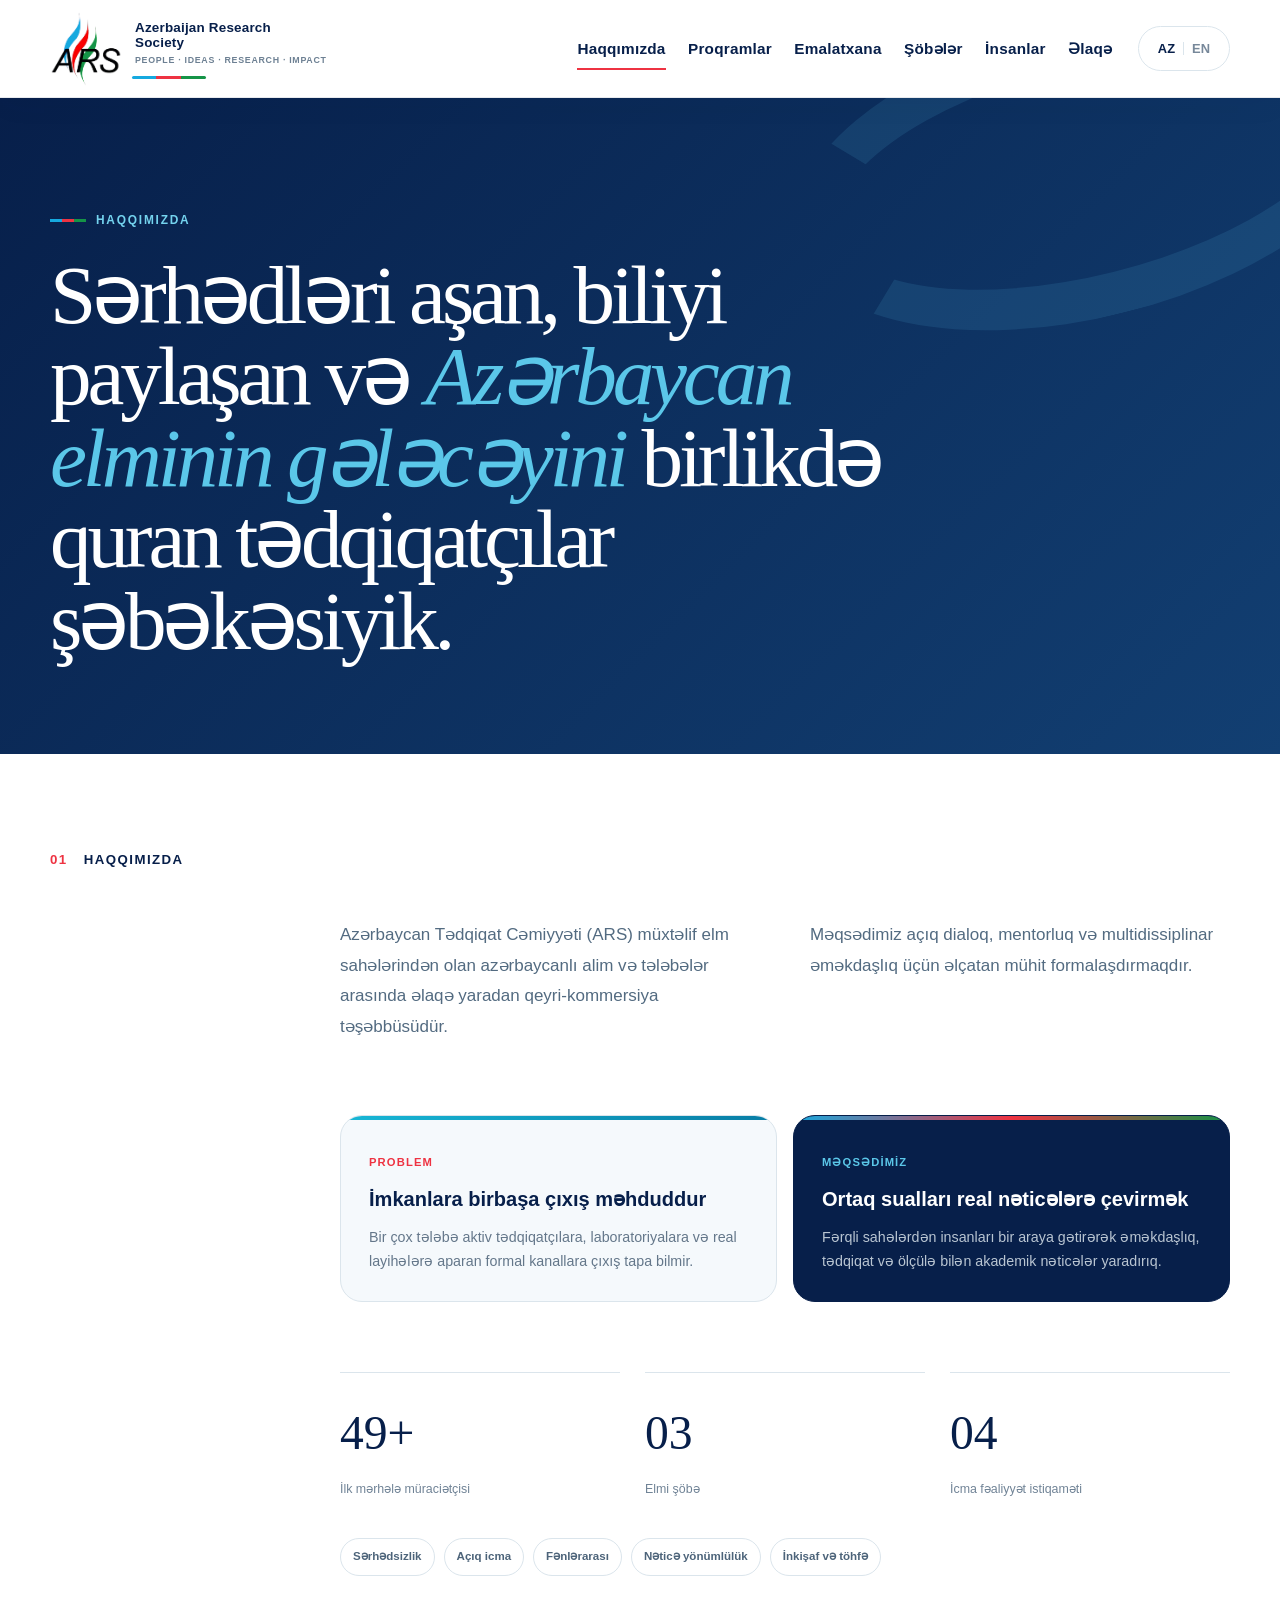
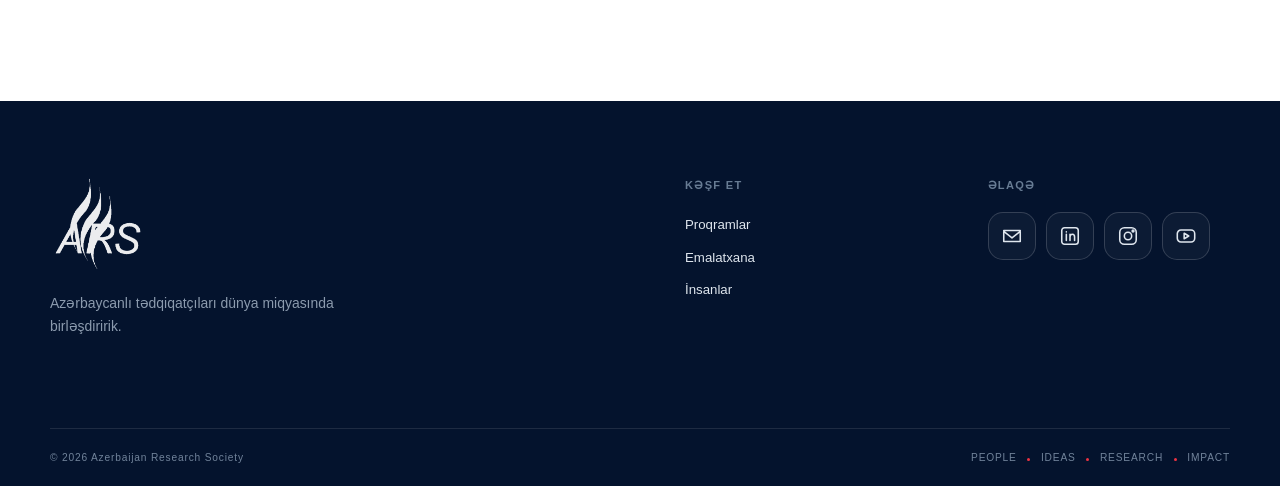
<file: about.html>
<!doctype html><html lang="az"><head><meta charset="UTF-8" /><meta name="viewport" content="width=device-width, initial-scale=1.0" /><meta name="description" content="Azərbaycan Tədqiqat Cəmiyyətinin missiyası, məqsədi və dəyərləri." /><meta name="theme-color" content="#071f4a" /><link rel="canonical" href="https://azresearchsociety.org/about.html" /><meta property="og:type" content="website" /><meta property="og:title" content="About | Azerbaijan Research Society" /><meta property="og:description" content="The mission, purpose, and values of the Azerbaijan Research Society." /><meta property="og:url" content="https://azresearchsociety.org/about.html" /><title>Haqqımızda | Azərbaycan Tədqiqat Cəmiyyəti</title><link rel="icon" href="assets/ars-logo.png?v=22" /><link rel="stylesheet" href="styles.css?v=33" /><script src="script.js?v=33" defer></script></head>
<body class="inner-page" data-page="about"><a class="skip-link" href="#main" data-i18n="skip">Əsas məzmuna keç</a>
<header class="site-header"><div class="container header-inner"><a class="brand" href="index.html" aria-label="Azerbaijan Research Society home"><img src="assets/ars-logo.png?v=22" alt="ARS — Azerbaijan Research Society" width="662" height="700" /></a><button class="menu-toggle" type="button" aria-expanded="false" aria-controls="site-nav" aria-label="Menyunu aç"><span></span><span></span><span></span></button><nav class="site-nav" id="site-nav" data-i18n-aria-label="navLabel"><a href="about.html" aria-current="page" data-i18n="navAbout">Haqqımızda</a><a href="programs.html" data-i18n="navPrograms">Proqramlar</a><a href="workshop.html" data-i18n="navWorkshop">Emalatxana</a><a href="departments.html" data-i18n="navDepartments">Şöbələr</a><a href="people.html" data-i18n="navTeam">İnsanlar</a><a href="contact.html" data-i18n="navContact">Əlaqə</a></nav><div class="language-switch" role="group" data-i18n-aria-label="languageLabel"><button class="lang-button active" type="button" data-lang="az" aria-pressed="true">AZ</button><span></span><button class="lang-button" type="button" data-lang="en" aria-pressed="false">EN</button></div></div></header>
<main id="main"><section class="page-hero"><div class="container reveal"><span class="page-eyebrow" data-i18n="aboutLabel">Haqqımızda</span><h1 data-i18n-html="aboutLead">Sərhədləri aşan, biliyi paylaşan və <em>Azərbaycan elminin gələcəyini</em> birlikdə quran tədqiqatçılar şəbəkəsiyik.</h1></div></section>
<section class="content-page"><div class="container split-layout"><div class="section-label reveal"><span>01</span><p data-i18n="aboutLabel">Haqqımızda</p></div><div class="section-content reveal"><div class="about-columns"><p data-i18n="aboutText1">Azərbaycan Tədqiqat Cəmiyyəti (ARS) müxtəlif elm sahələrindən olan azərbaycanlı alim və tələbələr arasında əlaqə yaradan qeyri-kommersiya təşəbbüsüdür.</p><p data-i18n="aboutText2">Məqsədimiz açıq dialoq, mentorluq və multidissiplinar əməkdaşlıq üçün əlçatan mühit formalaşdırmaqdır.</p></div><div class="purpose-grid"><article><span data-i18n="problemLabel">Problem</span><h3 data-i18n="problemTitle">İmkanlara birbaşa çıxış məhduddur</h3><p data-i18n="problemText">Bir çox tələbə aktiv tədqiqatçılara, laboratoriyalara və real layihələrə aparan formal kanallara çıxış tapa bilmir.</p></article><article><span data-i18n="purposeLabel">Məqsədimiz</span><h3 data-i18n="purposeTitle">Ortaq sualları real nəticələrə çevirmək</h3><p data-i18n="purposeText">Fərqli sahələrdən insanları bir araya gətirərək əməkdaşlıq, tədqiqat və ölçülə bilən akademik nəticələr yaradırıq.</p></article></div><div class="stats"><div><strong>60+</strong><span data-i18n="statApplicants">İlk mərhələ müraciətçisi</span></div><div><strong>04</strong><span data-i18n="statDepartments">Elmi şöbə</span></div><div><strong>05</strong><span data-i18n="statPathways">İcma fəaliyyət istiqaməti</span></div></div><div class="values"><span data-i18n="valueBorderless">Sərhədsizlik</span><span data-i18n="valueOpen">Açıq icma</span><span data-i18n="valueInterdisciplinary">Fənlərarası</span><span data-i18n="valueResults">Nəticə yönümlülük</span><span data-i18n="valueGrowth">İnkişaf və töhfə</span></div></div></div></section></main>
<footer class="site-footer page-footer"><div class="container footer-top"><div class="footer-brand"><img src="assets/ars-logo.png?v=22" alt="ARS" width="662" height="700" /><p data-i18n="footerTagline">Azərbaycanlı tədqiqatçıları dünya miqyasında birləşdiririk.</p></div><div class="footer-links"><div><h3 data-i18n="footerExplore">Kəşf et</h3><a href="programs.html" data-i18n="navPrograms">Proqramlar</a><a href="workshop.html" data-i18n="navWorkshop">Emalatxana</a><a href="people.html" data-i18n="navTeam">İnsanlar</a></div><div class="social-links"><h3 data-i18n="footerConnect">Əlaqə</h3><a class="social-link" href="mailto:info@azresearchsociety.org"><span>Email</span></a><a class="social-link" href="https://www.linkedin.com/company/azerbaijanresearchsociety/" target="_blank" rel="noopener noreferrer"><span>LinkedIn</span></a><a class="social-link" href="https://instagram.com/azresearchsociety" target="_blank" rel="noopener noreferrer"><span>Instagram</span></a><a class="social-link" href="https://youtube.com/@azerbaijanresearchsociety?si=DFM3squPMfwShh9m" target="_blank" rel="noopener noreferrer"><span>YouTube</span></a></div></div></div><div class="container footer-bottom"><span>© <span id="year"></span> Azerbaijan Research Society</span><span>PEOPLE <i></i> IDEAS <i></i> RESEARCH <i></i> IMPACT</span></div></footer></body></html>
</file>
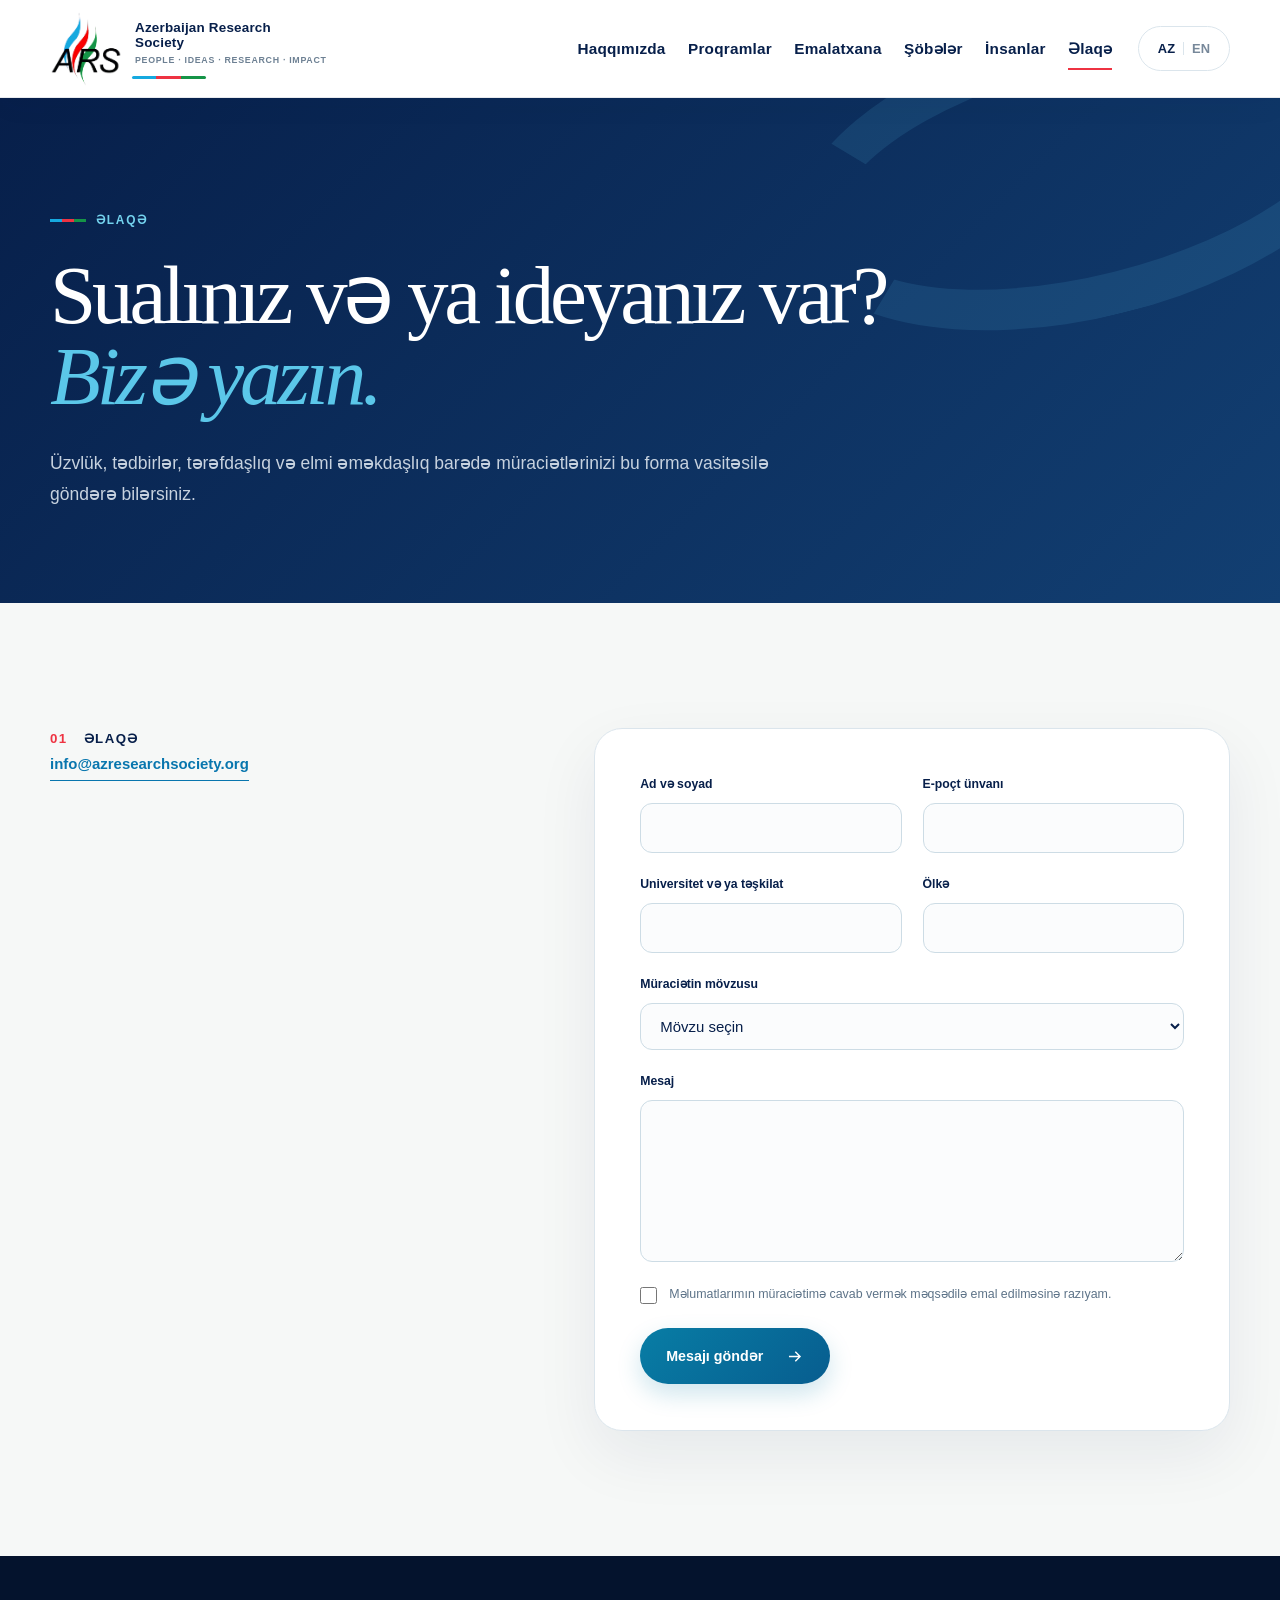
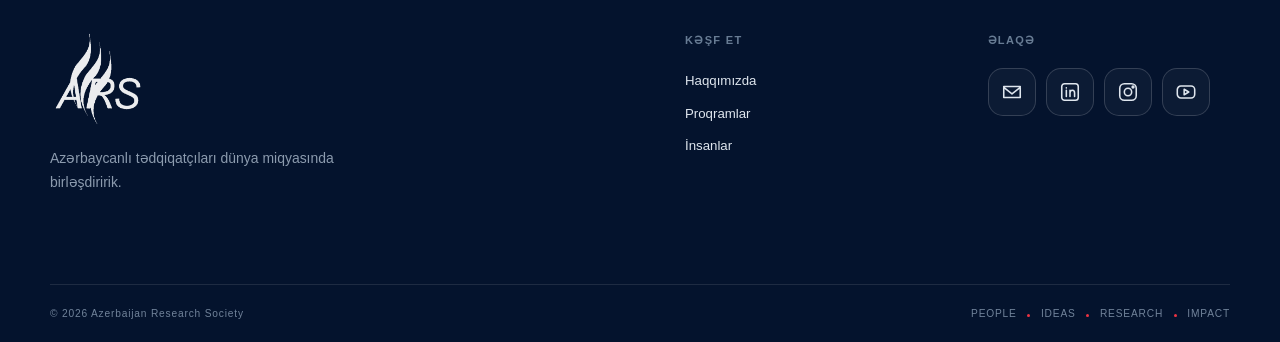
<file: contact.html>
<!doctype html>
<html lang="az">
  <head>
    <meta charset="UTF-8" />
    <meta name="viewport" content="width=device-width, initial-scale=1.0" />
    <meta name="description" content="Azərbaycan Tədqiqat Cəmiyyəti ilə əlaqə saxlayın." />
    <meta name="theme-color" content="#071f4a" />
    <link rel="canonical" href="https://azresearchsociety.org/contact.html" />
    <meta property="og:type" content="website" />
    <meta property="og:title" content="Contact | Azerbaijan Research Society" />
    <meta property="og:description" content="Contact the Azerbaijan Research Society about membership, events, partnerships, and research collaboration." />
    <meta property="og:url" content="https://azresearchsociety.org/contact.html" />
    <title>Əlaqə | Azərbaycan Tədqiqat Cəmiyyəti</title>
    <link rel="icon" href="assets/ars-logo.png?v=22" />
    <link rel="stylesheet" href="styles.css?v=33" />
    <script src="script.js?v=33" defer></script>
  </head>
  <body class="inner-page" data-page="contact">
    <a class="skip-link" href="#main" data-i18n="skip">Əsas məzmuna keç</a>
    <header class="site-header"><div class="container header-inner"><a class="brand" href="index.html" aria-label="Azerbaijan Research Society home"><img src="assets/ars-logo.png?v=22" alt="ARS — Azerbaijan Research Society" width="662" height="700" /></a><button class="menu-toggle" type="button" aria-expanded="false" aria-controls="site-nav" aria-label="Menyunu aç"><span></span><span></span><span></span></button><nav class="site-nav" id="site-nav" data-i18n-aria-label="navLabel"><a href="about.html" data-i18n="navAbout">Haqqımızda</a><a href="programs.html" data-i18n="navPrograms">Proqramlar</a><a href="workshop.html" data-i18n="navWorkshop">Emalatxana</a><a href="departments.html" data-i18n="navDepartments">Şöbələr</a><a href="people.html" data-i18n="navTeam">İnsanlar</a><a href="contact.html" aria-current="page" data-i18n="navContact">Əlaqə</a></nav><div class="language-switch" role="group" data-i18n-aria-label="languageLabel"><button class="lang-button active" type="button" data-lang="az" aria-pressed="true">AZ</button><span></span><button class="lang-button" type="button" data-lang="en" aria-pressed="false">EN</button></div></div></header>
    <main id="main">
      <section class="page-hero"><div class="container reveal"><span class="page-eyebrow" data-i18n="contactLabel">Əlaqə</span><h1 data-i18n-html="contactTitle">Sualınız və ya ideyanız var?<br /><em>Bizə yazın.</em></h1><p data-i18n="contactIntro">Üzvlük, tədbirlər, tərəfdaşlıq və elmi əməkdaşlıq barədə müraciətlərinizi bu forma vasitəsilə göndərə bilərsiniz.</p></div></section>
      <section class="section contact-section content-page"><div class="container contact-layout"><div class="contact-intro reveal"><div class="section-label"><span>01</span><p data-i18n="contactLabel">Əlaqə</p></div><a class="contact-email" href="mailto:info@azresearchsociety.org">info@azresearchsociety.org</a></div>
        <form class="contact-form reveal" id="ars-contact-form" action="https://formspree.io/f/xljdgezl" method="POST"><input type="hidden" name="_subject" value="New ARS website submission" /><input type="hidden" name="source" value="azresearchsociety.org" /><div class="form-honeypot" aria-hidden="true"><label>Leave this field empty<input type="text" name="_gotcha" tabindex="-1" autocomplete="off" /></label></div><div class="form-grid"><label class="form-field"><span data-i18n="formName">Ad və soyad</span><input type="text" name="name" autocomplete="name" required /></label><label class="form-field"><span data-i18n="formEmail">E-poçt ünvanı</span><input type="email" name="email" autocomplete="email" required /></label><label class="form-field"><span data-i18n="formOrganization">Universitet və ya təşkilat</span><input type="text" name="organization" autocomplete="organization" /></label><label class="form-field"><span data-i18n="formCountry">Ölkə</span><input type="text" name="country" autocomplete="country-name" /></label><label class="form-field form-field-wide"><span data-i18n="formTopic">Müraciətin mövzusu</span><select name="topic" id="contact-topic" required><option value="" data-i18n="formChooseTopic">Mövzu seçin</option><option value="membership" data-i18n="topicMembership">Üzvlük</option><option value="workshop" data-i18n="topicWorkshop">Təlim və tədbirlər</option><option value="partnership" data-i18n="topicPartnership">Tərəfdaşlıq</option><option value="speaker" data-i18n="topicSpeaker">Spiker təklifi</option><option value="advisory-board" data-i18n="topicAdvisory">Elmi Məsləhət Şurası</option><option value="general" data-i18n="topicGeneral">Ümumi müraciət</option><option value="other" data-i18n="topicOther">Digər</option></select></label><label class="form-field form-field-wide"><span data-i18n="formMessage">Mesaj</span><textarea name="message" rows="6" minlength="20" maxlength="3000" required></textarea></label></div><label class="form-consent"><input type="checkbox" name="consent" value="yes" required /><span data-i18n="formConsent">Məlumatlarımın müraciətimə cavab vermək məqsədilə emal edilməsinə razıyam.</span></label><div class="form-actions"><button class="button button-primary" type="submit"><span data-i18n="formSubmit">Mesajı göndər</span><svg viewBox="0 0 24 24" aria-hidden="true"><path d="M5 12h14M13 6l6 6-6 6" /></svg></button><p class="form-status" id="form-status" role="status" aria-live="polite"></p></div></form>
      </div></section>
    </main>
    <footer class="site-footer page-footer"><div class="container footer-top"><div class="footer-brand"><img src="assets/ars-logo.png?v=22" alt="ARS" width="662" height="700" /><p data-i18n="footerTagline">Azərbaycanlı tədqiqatçıları dünya miqyasında birləşdiririk.</p></div><div class="footer-links"><div><h3 data-i18n="footerExplore">Kəşf et</h3><a href="about.html" data-i18n="navAbout">Haqqımızda</a><a href="programs.html" data-i18n="navPrograms">Proqramlar</a><a href="people.html" data-i18n="navTeam">İnsanlar</a></div><div class="social-links"><h3 data-i18n="footerConnect">Əlaqə</h3><a class="social-link" href="mailto:info@azresearchsociety.org"><span>Email</span></a><a class="social-link" href="https://www.linkedin.com/company/azerbaijanresearchsociety/" target="_blank" rel="noopener noreferrer"><span>LinkedIn</span></a><a class="social-link" href="https://instagram.com/azresearchsociety" target="_blank" rel="noopener noreferrer"><span>Instagram</span></a><a class="social-link" href="https://youtube.com/@azerbaijanresearchsociety?si=DFM3squPMfwShh9m" target="_blank" rel="noopener noreferrer"><span>YouTube</span></a></div></div></div><div class="container footer-bottom"><span>© <span id="year"></span> Azerbaijan Research Society</span><span>PEOPLE <i></i> IDEAS <i></i> RESEARCH <i></i> IMPACT</span></div></footer>
  </body>
</html>
</file>
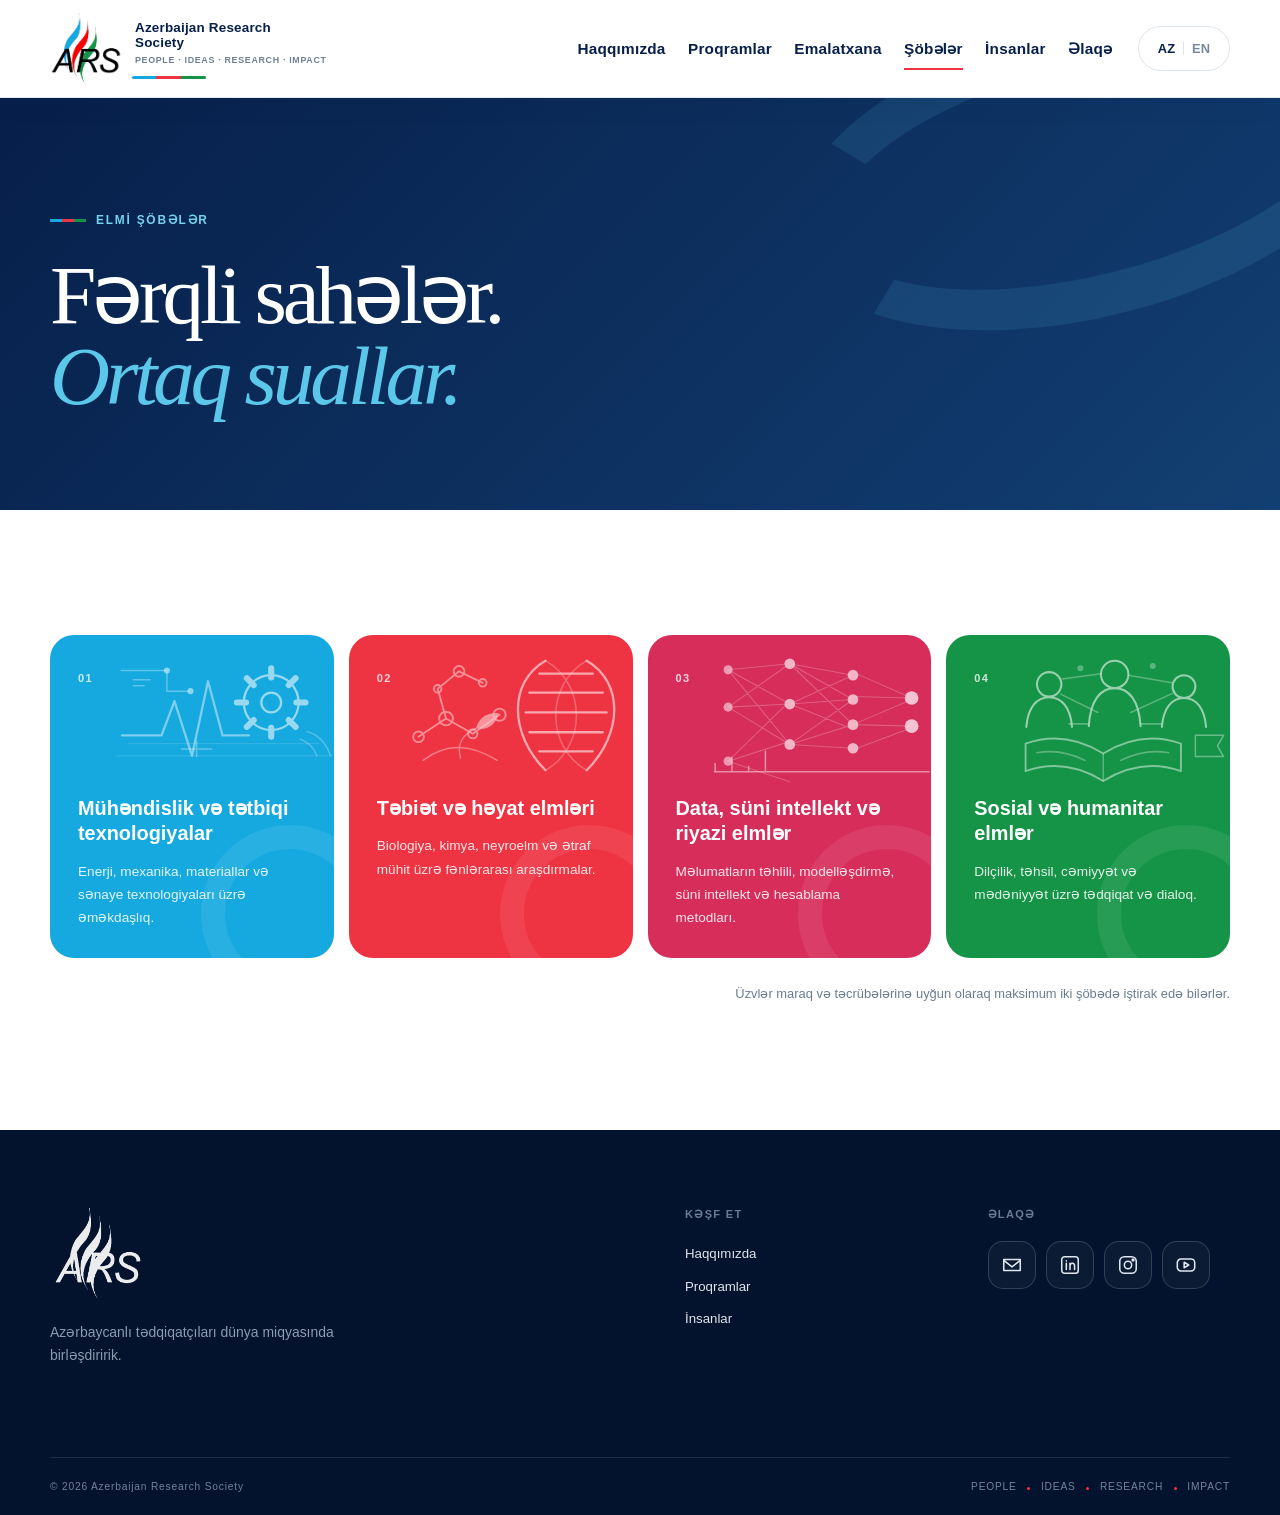
<file: departments.html>
<!doctype html>
<html lang="az">
  <head>
    <meta charset="UTF-8" />
    <meta name="viewport" content="width=device-width, initial-scale=1.0" />
    <meta name="description" content="Azərbaycan Tədqiqat Cəmiyyətinin elmi şöbələri." />
    <meta name="theme-color" content="#071f4a" />
    <link rel="canonical" href="https://azresearchsociety.org/departments.html" />
    <meta property="og:type" content="website" />
    <meta property="og:title" content="Research Departments | Azerbaijan Research Society" />
    <meta property="og:description" content="Explore the interdisciplinary research departments of the Azerbaijan Research Society." />
    <meta property="og:url" content="https://azresearchsociety.org/departments.html" />
    <title>Elmi şöbələr | Azərbaycan Tədqiqat Cəmiyyəti</title>
    <link rel="icon" href="assets/ars-logo.png?v=22" />
    <link rel="stylesheet" href="styles.css?v=33" />
    <script src="script.js?v=33" defer></script>
  </head>
  <body class="inner-page" data-page="departments">
    <a class="skip-link" href="#main" data-i18n="skip">Əsas məzmuna keç</a>
    <header class="site-header"><div class="container header-inner"><a class="brand" href="index.html" aria-label="Azerbaijan Research Society home"><img src="assets/ars-logo.png?v=22" alt="ARS — Azerbaijan Research Society" width="662" height="700" /></a><button class="menu-toggle" type="button" aria-expanded="false" aria-controls="site-nav" aria-label="Menyunu aç"><span></span><span></span><span></span></button><nav class="site-nav" id="site-nav" data-i18n-aria-label="navLabel"><a href="about.html" data-i18n="navAbout">Haqqımızda</a><a href="programs.html" data-i18n="navPrograms">Proqramlar</a><a href="workshop.html" data-i18n="navWorkshop">Emalatxana</a><a href="departments.html" aria-current="page" data-i18n="navDepartments">Şöbələr</a><a href="people.html" data-i18n="navTeam">İnsanlar</a><a href="contact.html" data-i18n="navContact">Əlaqə</a></nav><div class="language-switch" role="group" data-i18n-aria-label="languageLabel"><button class="lang-button active" type="button" data-lang="az" aria-pressed="true">AZ</button><span></span><button class="lang-button" type="button" data-lang="en" aria-pressed="false">EN</button></div></div></header>
    <main id="main">
      <section class="page-hero"><div class="container reveal"><span class="page-eyebrow" data-i18n="departmentsLabel">Elmi şöbələr</span><h1 data-i18n-html="departmentsTitle">Fərqli sahələr.<br /><em>Ortaq suallar.</em></h1></div></section>
      <section class="section departments board-page"><div class="container"><div class="department-grid">
        <article class="department-card reveal"><img class="department-visual" src="assets/department-engineering.svg" alt="" aria-hidden="true" /><span>01</span><h3 data-i18n="engineeringTitle">Mühəndislik və tətbiqi texnologiyalar</h3><p data-i18n="engineeringText">Enerji, mexanika, materiallar və sənaye texnologiyaları üzrə əməkdaşlıq.</p></article>
        <article class="department-card reveal"><img class="department-visual" src="assets/department-life.svg" alt="" aria-hidden="true" /><span>02</span><h3 data-i18n="lifeTitle">Təbiət və həyat elmləri</h3><p data-i18n="lifeText">Biologiya, kimya, neyroelm və ətraf mühit üzrə fənlərarası araşdırmalar.</p></article>
        <article class="department-card reveal"><img class="department-visual" src="assets/department-ai.svg" alt="" aria-hidden="true" /><span>03</span><h3 data-i18n="dataTitle">Data, süni intellekt və riyazi elmlər</h3><p data-i18n="dataText">Məlumatların təhlili, modelləşdirmə, süni intellekt və hesablama metodları.</p></article>
        <article class="department-card reveal"><img class="department-visual" src="assets/department-humanities.svg" alt="" aria-hidden="true" /><span>04</span><h3 data-i18n="socialTitle">Sosial və humanitar elmlər</h3><p data-i18n="socialText">Dilçilik, təhsil, cəmiyyət və mədəniyyət üzrə tədqiqat və dialoq.</p></article>
      </div><p class="department-note reveal" data-i18n="departmentNote">Üzvlər maraq və təcrübələrinə uyğun olaraq maksimum iki şöbədə iştirak edə bilərlər.</p></div></section>
    </main>
    <footer class="site-footer page-footer"><div class="container footer-top"><div class="footer-brand"><img src="assets/ars-logo.png?v=22" alt="ARS" width="662" height="700" /><p data-i18n="footerTagline">Azərbaycanlı tədqiqatçıları dünya miqyasında birləşdiririk.</p></div><div class="footer-links"><div><h3 data-i18n="footerExplore">Kəşf et</h3><a href="about.html" data-i18n="navAbout">Haqqımızda</a><a href="programs.html" data-i18n="navPrograms">Proqramlar</a><a href="people.html" data-i18n="navTeam">İnsanlar</a></div><div class="social-links"><h3 data-i18n="footerConnect">Əlaqə</h3><a class="social-link" href="mailto:info@azresearchsociety.org"><span>Email</span></a><a class="social-link" href="https://www.linkedin.com/company/azerbaijanresearchsociety/" target="_blank" rel="noopener noreferrer"><span>LinkedIn</span></a><a class="social-link" href="https://instagram.com/azresearchsociety" target="_blank" rel="noopener noreferrer"><span>Instagram</span></a><a class="social-link" href="https://youtube.com/@azerbaijanresearchsociety?si=DFM3squPMfwShh9m" target="_blank" rel="noopener noreferrer"><span>YouTube</span></a></div></div></div><div class="container footer-bottom"><span>© <span id="year"></span> Azerbaijan Research Society</span><span>PEOPLE <i></i> IDEAS <i></i> RESEARCH <i></i> IMPACT</span></div></footer>
  </body>
</html>
</file>
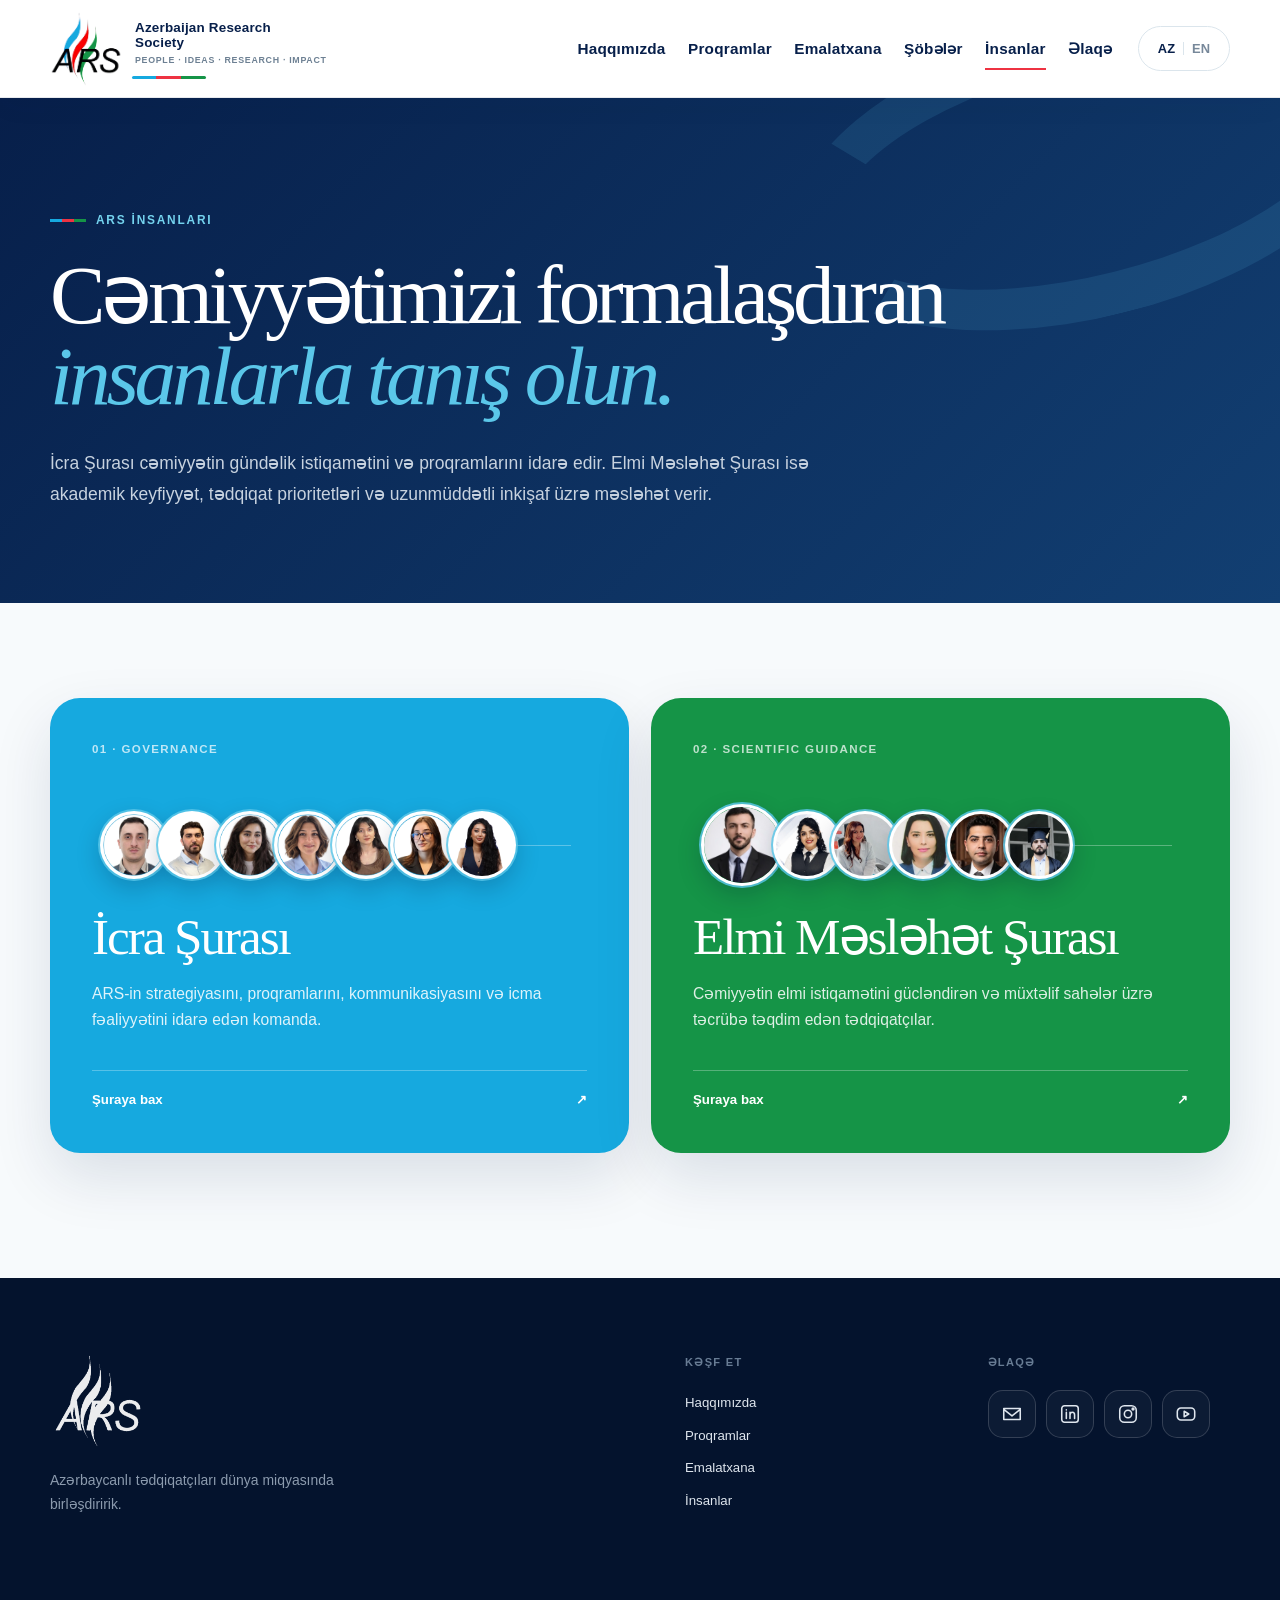
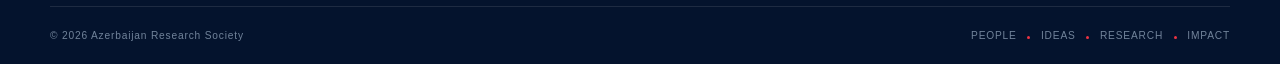
<file: people.html>
<!doctype html>
<html lang="az">
  <head>
    <meta charset="UTF-8" />
    <meta name="viewport" content="width=device-width, initial-scale=1.0" />
    <meta name="description" content="Azərbaycan Tədqiqat Cəmiyyətinin İcra Şurası və Elmi Məsləhət Şurası." />
    <meta name="theme-color" content="#071f4a" />
    <link rel="canonical" href="https://azresearchsociety.org/people.html" />
    <meta property="og:type" content="website" />
    <meta property="og:title" content="People | Azerbaijan Research Society" />
    <meta property="og:description" content="Meet the people shaping the Azerbaijan Research Society." />
    <meta property="og:url" content="https://azresearchsociety.org/people.html" />
    <meta property="og:image" content="https://azresearchsociety.org/assets/ars-logo.png?v=22" />
    <title>İnsanlar | Azərbaycan Tədqiqat Cəmiyyəti</title>
    <link rel="icon" href="assets/ars-logo.png?v=22" />
    <link rel="stylesheet" href="styles.css?v=33" />
    <script src="script.js?v=33" defer></script>
  </head>
  <body class="inner-page" data-page="people">
    <a class="skip-link" href="#main" data-i18n="skip">Əsas məzmuna keç</a>
    <header class="site-header" id="top">
      <div class="container header-inner">
        <a class="brand" href="index.html" aria-label="Azerbaijan Research Society home"><img src="assets/ars-logo.png?v=22" alt="ARS — Azerbaijan Research Society" width="662" height="700" /></a>
        <button class="menu-toggle" type="button" aria-expanded="false" aria-controls="site-nav" aria-label="Menyunu aç"><span></span><span></span><span></span></button>
        <nav class="site-nav" id="site-nav" aria-label="Əsas naviqasiya" data-i18n-aria-label="navLabel">
          <a href="about.html" data-i18n="navAbout">Haqqımızda</a><a href="programs.html" data-i18n="navPrograms">Proqramlar</a><a href="workshop.html" data-i18n="navWorkshop">Emalatxana</a><a href="departments.html" data-i18n="navDepartments">Şöbələr</a><a href="people.html" aria-current="page" data-i18n="navTeam">İnsanlar</a><a href="contact.html" data-i18n="navContact">Əlaqə</a>
        </nav>
        <div class="language-switch" role="group" aria-label="Dil seçimi" data-i18n-aria-label="languageLabel"><button type="button" class="lang-button active" data-lang="az" aria-pressed="true">AZ</button><span aria-hidden="true"></span><button type="button" class="lang-button" data-lang="en" aria-pressed="false">EN</button></div>
      </div>
    </header>
    <main id="main">
      <section class="page-hero">
        <div class="container reveal">
          <span class="page-eyebrow" data-i18n="peopleEyebrow">ARS insanları</span>
          <h1 data-i18n-html="peoplePageTitle">Cəmiyyətimizi formalaşdıran<br /><em>insanlarla tanış olun.</em></h1>
          <p data-i18n="peoplePageText">İcra Şurası cəmiyyətin gündəlik istiqamətini və proqramlarını idarə edir. Elmi Məsləhət Şurası isə akademik keyfiyyət, tədqiqat prioritetləri və uzunmüddətli inkişaf üzrə məsləhət verir.</p>
        </div>
      </section>
      <section class="people-choice-section">
        <div class="container choice-grid">
          <a class="choice-card reveal" href="executive-board.html">
            <span class="choice-index">01 · GOVERNANCE</span>
            <div class="board-preview" aria-hidden="true"><img src="assets/ibrahim.webp?v=10" alt="" /><img src="assets/masud.webp?v=33" alt="" /><img src="assets/humay.webp?v=10" alt="" /><img src="assets/jale.webp?v=10" alt="" /><img src="assets/nargiz.webp?v=10" alt="" /><img src="assets/zehra.webp?v=10" alt="" /><img src="assets/xeyranse.webp?v=24" alt="" /></div>
            <h2 data-i18n="executiveChoiceTitle">İcra Şurası</h2>
            <p data-i18n="executiveChoiceText">ARS-in strategiyasını, proqramlarını, kommunikasiyasını və icma fəaliyyətini idarə edən komanda.</p>
            <span class="choice-link"><span data-i18n="exploreBoard">Şuraya bax</span><span aria-hidden="true">↗</span></span>
          </a>
          <a class="choice-card reveal" href="scientific-board.html">
            <span class="choice-index">02 · SCIENTIFIC GUIDANCE</span>
            <div class="board-preview" aria-hidden="true"><img class="preview-head" src="assets/amil.webp?v=14" alt="" /><img src="assets/azizeh.webp?v=14" alt="" /><img src="assets/sabrin.webp?v=14" alt="" /><img src="assets/ulkar.webp?v=15" alt="" /><img src="assets/nijat.webp?v=15" alt="" /><img src="assets/orkhan.webp?v=22" alt="" /></div>
            <h2 data-i18n="advisoryChoiceTitle">Elmi Məsləhət Şurası</h2>
            <p data-i18n="advisoryChoiceText">Cəmiyyətin elmi istiqamətini gücləndirən və müxtəlif sahələr üzrə təcrübə təqdim edən tədqiqatçılar.</p>
            <span class="choice-link"><span data-i18n="exploreBoard">Şuraya bax</span><span aria-hidden="true">↗</span></span>
          </a>
        </div>
      </section>
    </main>
    <footer class="site-footer page-footer">
      <div class="container footer-top"><div class="footer-brand"><img src="assets/ars-logo.png?v=22" alt="ARS" width="662" height="700" /><p data-i18n="footerTagline">Azərbaycanlı tədqiqatçıları dünya miqyasında birləşdiririk.</p></div><div class="footer-links"><div><h3 data-i18n="footerExplore">Kəşf et</h3><a href="about.html" data-i18n="navAbout">Haqqımızda</a><a href="programs.html" data-i18n="navPrograms">Proqramlar</a><a href="workshop.html" data-i18n="navWorkshop">Emalatxana</a><a href="people.html" data-i18n="navTeam">İnsanlar</a></div><div class="social-links"><h3 data-i18n="footerConnect">Əlaqə</h3><a class="social-link" href="mailto:info@azresearchsociety.org"><span>Email</span></a><a class="social-link" href="https://www.linkedin.com/company/azerbaijanresearchsociety/" target="_blank" rel="noopener noreferrer"><span>LinkedIn</span></a><a class="social-link" href="https://instagram.com/azresearchsociety" target="_blank" rel="noopener noreferrer"><span>Instagram</span></a><a class="social-link" href="https://youtube.com/@azerbaijanresearchsociety?si=DFM3squPMfwShh9m" target="_blank" rel="noopener noreferrer"><span>YouTube</span></a></div></div></div>
      <div class="container footer-bottom"><span>© <span id="year"></span> Azerbaijan Research Society</span><span>PEOPLE <i></i> IDEAS <i></i> RESEARCH <i></i> IMPACT</span></div>
    </footer>
  </body>
</html>
</file>
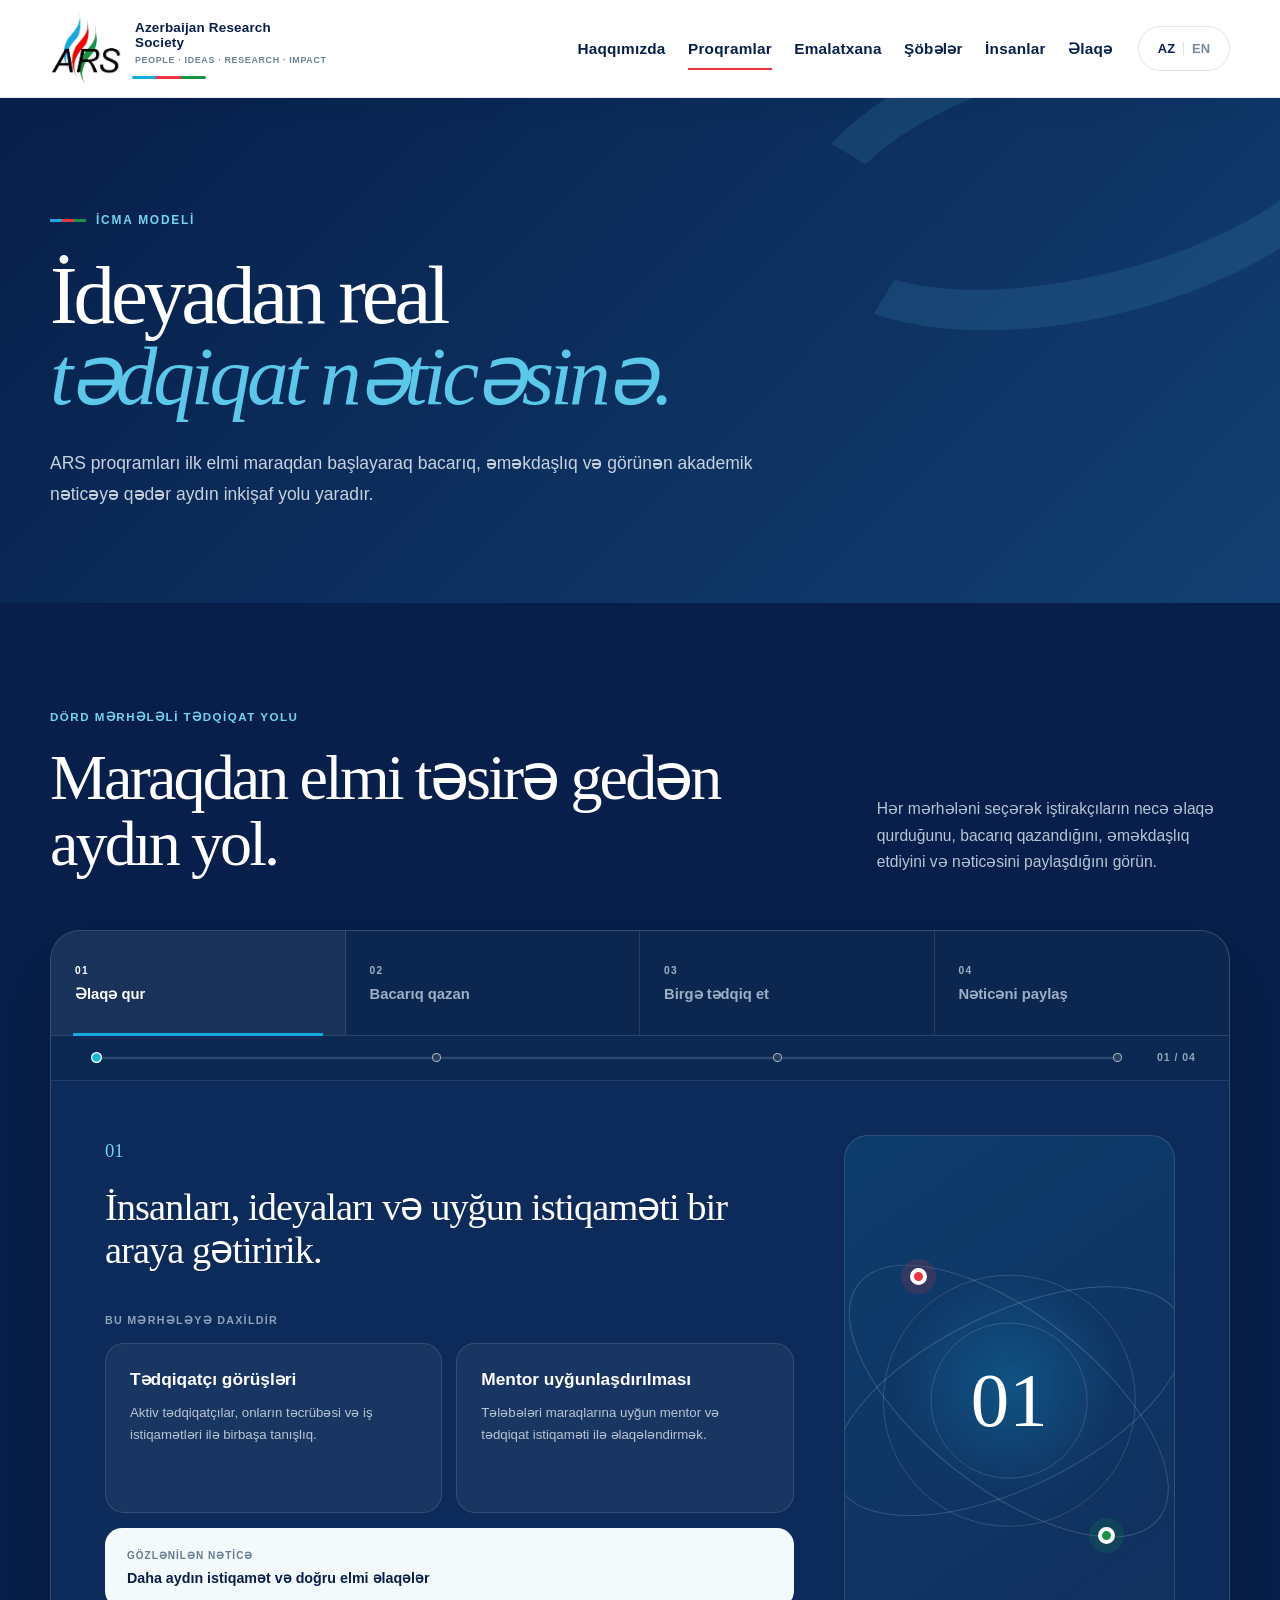
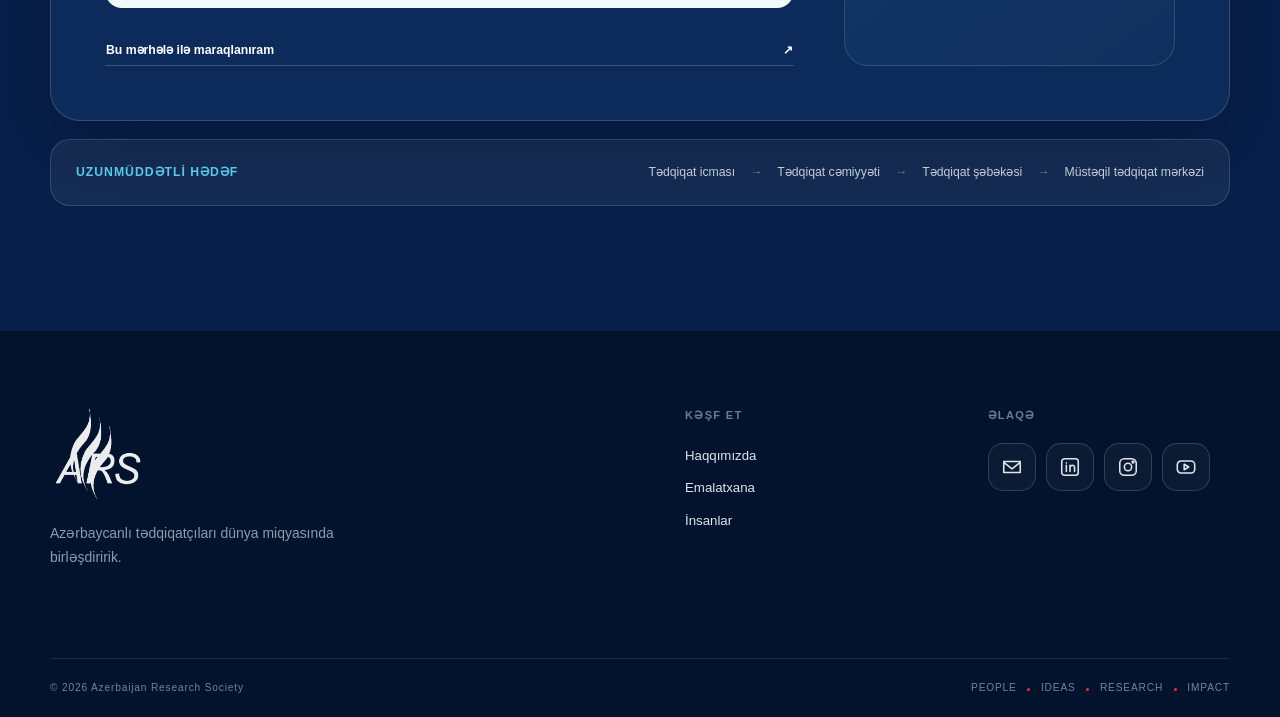
<file: programs.html>
<!doctype html>
<html lang="az">
  <head>
    <meta charset="UTF-8" />
    <meta name="viewport" content="width=device-width, initial-scale=1.0" />
    <meta name="description" content="Azərbaycan Tədqiqat Cəmiyyətinin proqramları və dörd mərhələli tədqiqat yolu." />
    <meta name="theme-color" content="#071f4a" />
    <link rel="canonical" href="https://azresearchsociety.org/programs.html" />
    <meta property="og:type" content="website" />
    <meta property="og:title" content="Programs | Azerbaijan Research Society" />
    <meta property="og:description" content="Explore the Azerbaijan Research Society's four-stage pathway from connection to research output." />
    <meta property="og:url" content="https://azresearchsociety.org/programs.html" />
    <meta property="og:image" content="https://azresearchsociety.org/assets/ars-logo.png?v=22" />
    <title>Proqramlar | Azərbaycan Tədqiqat Cəmiyyəti</title>
    <link rel="icon" href="assets/ars-logo.png?v=22" />
    <link rel="stylesheet" href="styles.css?v=33" />
    <script src="script.js?v=33" defer></script>
  </head>
  <body class="inner-page" data-page="programs">
    <a class="skip-link" href="#main" data-i18n="skip">Əsas məzmuna keç</a>
    <header class="site-header">
      <div class="container header-inner">
        <a class="brand" href="index.html" aria-label="Azerbaijan Research Society home"><img src="assets/ars-logo.png?v=22" alt="ARS — Azerbaijan Research Society" width="662" height="700" /></a>
        <button class="menu-toggle" type="button" aria-expanded="false" aria-controls="site-nav" aria-label="Menyunu aç"><span></span><span></span><span></span></button>
        <nav class="site-nav" id="site-nav" data-i18n-aria-label="navLabel">
          <a href="about.html" data-i18n="navAbout">Haqqımızda</a>
          <a href="programs.html" aria-current="page" data-i18n="navPrograms">Proqramlar</a>
          <a href="workshop.html" data-i18n="navWorkshop">Emalatxana</a>
          <a href="departments.html" data-i18n="navDepartments">Şöbələr</a>
          <a href="people.html" data-i18n="navTeam">İnsanlar</a>
          <a href="contact.html" data-i18n="navContact">Əlaqə</a>
        </nav>
        <div class="language-switch" role="group" data-i18n-aria-label="languageLabel"><button class="lang-button active" type="button" data-lang="az" aria-pressed="true">AZ</button><span></span><button class="lang-button" type="button" data-lang="en" aria-pressed="false">EN</button></div>
      </div>
    </header>

    <main id="main">
      <section class="page-hero programs-hero">
        <div class="container reveal">
          <span class="page-eyebrow" data-i18n="programsLabel">İcma modeli</span>
          <h1 data-i18n-html="programsTitle">İdeyadan real<br /><em>tədqiqat nəticəsinə.</em></h1>
          <p data-i18n="programsIntro">ARS proqramları ilk elmi maraqdan başlayaraq bacarıq, əməkdaşlıq və görünən akademik nəticəyə qədər aydın inkişaf yolu yaradır.</p>
        </div>
      </section>

      <section class="section programs programs-page">
        <div class="container">
          <div class="program-pathway-heading reveal">
            <div>
              <span class="program-pathway-kicker" data-i18n="programPathLabel">Dörd mərhələli tədqiqat yolu</span>
              <h2 data-i18n="programPathTitle">Maraqdan elmi təsirə gedən aydın yol.</h2>
            </div>
            <p data-i18n="programPathHint">Hər mərhələni seçərək iştirakçıların necə əlaqə qurduğunu, bacarıq qazandığını, əməkdaşlıq etdiyini və nəticəsini paylaşdığını görün.</p>
          </div>

          <div class="program-pathway reveal">
            <div class="program-tabs" role="tablist" data-i18n-aria-label="programPathLabel">
              <button id="program-tab-connect" class="program-tab" type="button" role="tab" aria-selected="true" aria-controls="program-panel-connect" data-program-tab="connect"><span>01</span><strong data-i18n="phaseConnect">Əlaqə qur</strong></button>
              <button id="program-tab-develop" class="program-tab" type="button" role="tab" aria-selected="false" aria-controls="program-panel-develop" data-program-tab="develop" tabindex="-1"><span>02</span><strong data-i18n="phaseDevelop">Bacarıq qazan</strong></button>
              <button id="program-tab-collaborate" class="program-tab" type="button" role="tab" aria-selected="false" aria-controls="program-panel-collaborate" data-program-tab="collaborate" tabindex="-1"><span>03</span><strong data-i18n="phaseCollaborate">Birgə tədqiq et</strong></button>
              <button id="program-tab-publish" class="program-tab" type="button" role="tab" aria-selected="false" aria-controls="program-panel-publish" data-program-tab="publish" tabindex="-1"><span>04</span><strong data-i18n="phasePublish">Nəticəni paylaş</strong></button>
            </div>

            <div class="program-panels">
              <section id="program-panel-connect" class="program-panel" role="tabpanel" aria-labelledby="program-tab-connect" data-program-panel="connect">
                <div class="program-panel-copy">
                  <span class="program-panel-number">01</span>
                  <p class="program-stage-summary" data-i18n="phaseConnectText">İnsanları, ideyaları və uyğun istiqaməti bir araya gətiririk.</p>
                  <span class="program-panel-label" data-i18n="programIncludes">Bu mərhələyə daxildir</span>
                  <div class="program-feature-grid">
                    <article><h3 data-i18n="seminarsTitle">Tədqiqatçı görüşləri</h3><p data-i18n="seminarsText">Aktiv tədqiqatçılar, onların təcrübəsi və iş istiqamətləri ilə birbaşa tanışlıq.</p></article>
                    <article><h3 data-i18n="networkTitle">Mentor uyğunlaşdırılması</h3><p data-i18n="networkText">Tələbələri maraqlarına uyğun mentor və tədqiqat istiqaməti ilə əlaqələndirmək.</p></article>
                  </div>
                  <div class="program-outcome"><span data-i18n="programOutcome">Gözlənilən nəticə</span><strong data-i18n="connectOutcome">Daha aydın istiqamət və doğru elmi əlaqələr</strong></div>
                  <a class="program-pathway-link" href="contact.html?topic=membership"><span data-i18n="programPathCta">Bu mərhələ ilə maraqlanıram</span><span aria-hidden="true">↗</span></a>
                </div>
                <div class="program-panel-visual" aria-hidden="true"><span class="program-orbit orbit-one"></span><span class="program-orbit orbit-two"></span><span class="program-node node-one"></span><span class="program-node node-two"></span><strong>01</strong></div>
              </section>

              <section id="program-panel-develop" class="program-panel" role="tabpanel" aria-labelledby="program-tab-develop" data-program-panel="develop" hidden>
                <div class="program-panel-copy">
                  <span class="program-panel-number">02</span>
                  <p class="program-stage-summary" data-i18n="phaseDevelopText">Tədqiqat aparmaq üçün praktik və ötürülə bilən bacarıqlar qururuq.</p>
                  <span class="program-panel-label" data-i18n="programIncludes">Bu mərhələyə daxildir</span>
                  <div class="program-feature-grid one-column"><article><h3 data-i18n="mentorshipTitle">Aylıq masterklaslar</h3><p data-i18n="mentorshipText">Elmi yazı, məlumatların təhlili, layihə təklifi, qrant və rəy prosesi üzrə praktiki bacarıqlar.</p></article></div>
                  <div class="program-outcome"><span data-i18n="programOutcome">Gözlənilən nəticə</span><strong data-i18n="developOutcome">Müstəqil işləmək üçün əsas tədqiqat bacarıqları</strong></div>
                  <a class="program-pathway-link" href="workshop.html"><span data-i18n="programPathCta">Bu mərhələ ilə maraqlanıram</span><span aria-hidden="true">↗</span></a>
                </div>
                <div class="program-panel-visual stage-develop" aria-hidden="true"><span class="program-orbit orbit-one"></span><span class="program-orbit orbit-two"></span><span class="program-node node-one"></span><span class="program-node node-two"></span><strong>02</strong></div>
              </section>

              <section id="program-panel-collaborate" class="program-panel" role="tabpanel" aria-labelledby="program-tab-collaborate" data-program-panel="collaborate" hidden>
                <div class="program-panel-copy">
                  <span class="program-panel-number">03</span>
                  <p class="program-stage-summary" data-i18n="phaseCollaborateText">Ortaq sualları strukturlaşdırılmış layihələrə çeviririk.</p>
                  <span class="program-panel-label" data-i18n="programIncludes">Bu mərhələyə daxildir</span>
                  <div class="program-feature-grid one-column"><article><h3 data-i18n="sprintsTitle">Layihə sprintləri və ortaq laboratoriyalar</h3><p data-i18n="sprintsText">İştirakçıları real tədqiqat problemləri ətrafında birləşdirən nəticə yönümlü əməkdaşlıq.</p></article></div>
                  <div class="program-outcome"><span data-i18n="programOutcome">Gözlənilən nəticə</span><strong data-i18n="collaborateOutcome">Komanda işi, layihə təcrübəsi və yoxlanılan nəticələr</strong></div>
                  <a class="program-pathway-link" href="departments.html"><span data-i18n="programPathCta">Bu mərhələ ilə maraqlanıram</span><span aria-hidden="true">↗</span></a>
                </div>
                <div class="program-panel-visual stage-collaborate" aria-hidden="true"><span class="program-orbit orbit-one"></span><span class="program-orbit orbit-two"></span><span class="program-node node-one"></span><span class="program-node node-two"></span><strong>03</strong></div>
              </section>

              <section id="program-panel-publish" class="program-panel" role="tabpanel" aria-labelledby="program-tab-publish" data-program-panel="publish" hidden>
                <div class="program-panel-copy">
                  <span class="program-panel-number">04</span>
                  <p class="program-stage-summary" data-i18n="phasePublishText">Görülən işi görünən və paylaşılması mümkün elmi nəticəyə çeviririk.</p>
                  <span class="program-panel-label" data-i18n="programIncludes">Bu mərhələyə daxildir</span>
                  <div class="program-feature-grid one-column"><article><h3 data-i18n="outputsTitle">Nəticələrin təqdimatı</h3><p data-i18n="outputsText">Öyrənməni məqalə, poster, məlumat dəsti və təqdimat kimi konkret akademik nəticələrə çevirmək.</p></article></div>
                  <div class="program-outcome"><span data-i18n="programOutcome">Gözlənilən nəticə</span><strong data-i18n="publishOutcome">Məqalə, poster, məlumat dəsti və ya elmi təqdimat</strong></div>
                  <a class="program-pathway-link" href="contact.html?topic=general"><span data-i18n="programPathCta">Bu mərhələ ilə maraqlanıram</span><span aria-hidden="true">↗</span></a>
                </div>
                <div class="program-panel-visual stage-publish" aria-hidden="true"><span class="program-orbit orbit-one"></span><span class="program-orbit orbit-two"></span><span class="program-node node-one"></span><span class="program-node node-two"></span><strong>04</strong></div>
              </section>
            </div>
          </div>

          <div class="journey reveal" aria-label="Uzunmüddətli inkişaf yolu" data-i18n-aria-label="journeyLabel"><strong data-i18n="journeyTitle">Uzunmüddətli hədəf</strong><span data-i18n="journeyCommunity">Tədqiqat icması</span><i>→</i><span data-i18n="journeySociety">Tədqiqat cəmiyyəti</span><i>→</i><span data-i18n="journeyNetwork">Tədqiqat şəbəkəsi</span><i>→</i><span data-i18n="journeyCenter">Müstəqil tədqiqat mərkəzi</span></div>
        </div>
      </section>
    </main>

    <footer class="site-footer page-footer">
      <div class="container footer-top">
        <div class="footer-brand"><img src="assets/ars-logo.png?v=22" alt="ARS" width="662" height="700" /><p data-i18n="footerTagline">Azərbaycanlı tədqiqatçıları dünya miqyasında birləşdiririk.</p></div>
        <div class="footer-links"><div><h3 data-i18n="footerExplore">Kəşf et</h3><a href="about.html" data-i18n="navAbout">Haqqımızda</a><a href="workshop.html" data-i18n="navWorkshop">Emalatxana</a><a href="people.html" data-i18n="navTeam">İnsanlar</a></div><div class="social-links"><h3 data-i18n="footerConnect">Əlaqə</h3><a class="social-link" href="mailto:info@azresearchsociety.org"><span>Email</span></a><a class="social-link" href="https://www.linkedin.com/company/azerbaijanresearchsociety/" target="_blank" rel="noopener noreferrer"><span>LinkedIn</span></a><a class="social-link" href="https://instagram.com/azresearchsociety" target="_blank" rel="noopener noreferrer"><span>Instagram</span></a><a class="social-link" href="https://youtube.com/@azerbaijanresearchsociety?si=DFM3squPMfwShh9m" target="_blank" rel="noopener noreferrer"><span>YouTube</span></a></div></div>
      </div>
      <div class="container footer-bottom"><span>© <span id="year"></span> Azerbaijan Research Society</span><span>PEOPLE <i></i> IDEAS <i></i> RESEARCH <i></i> IMPACT</span></div>
    </footer>
  </body>
</html>
</file>
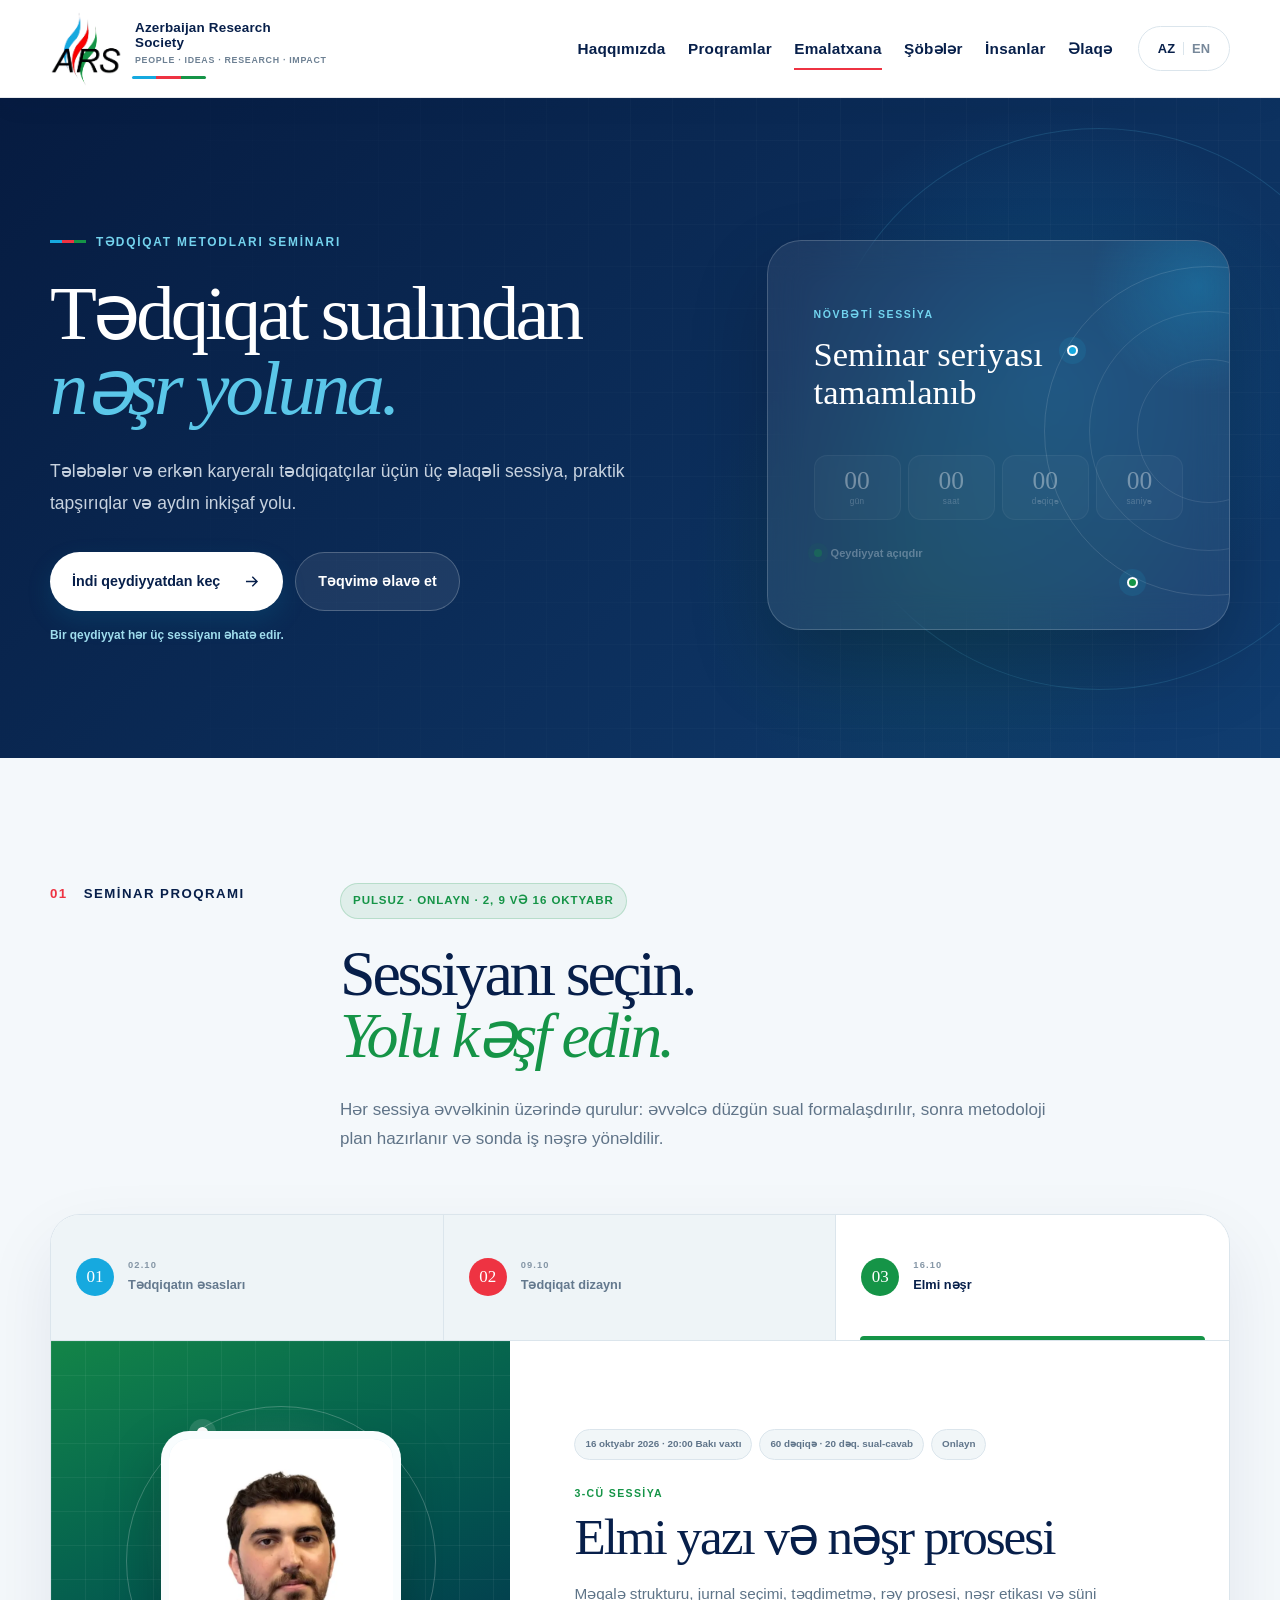
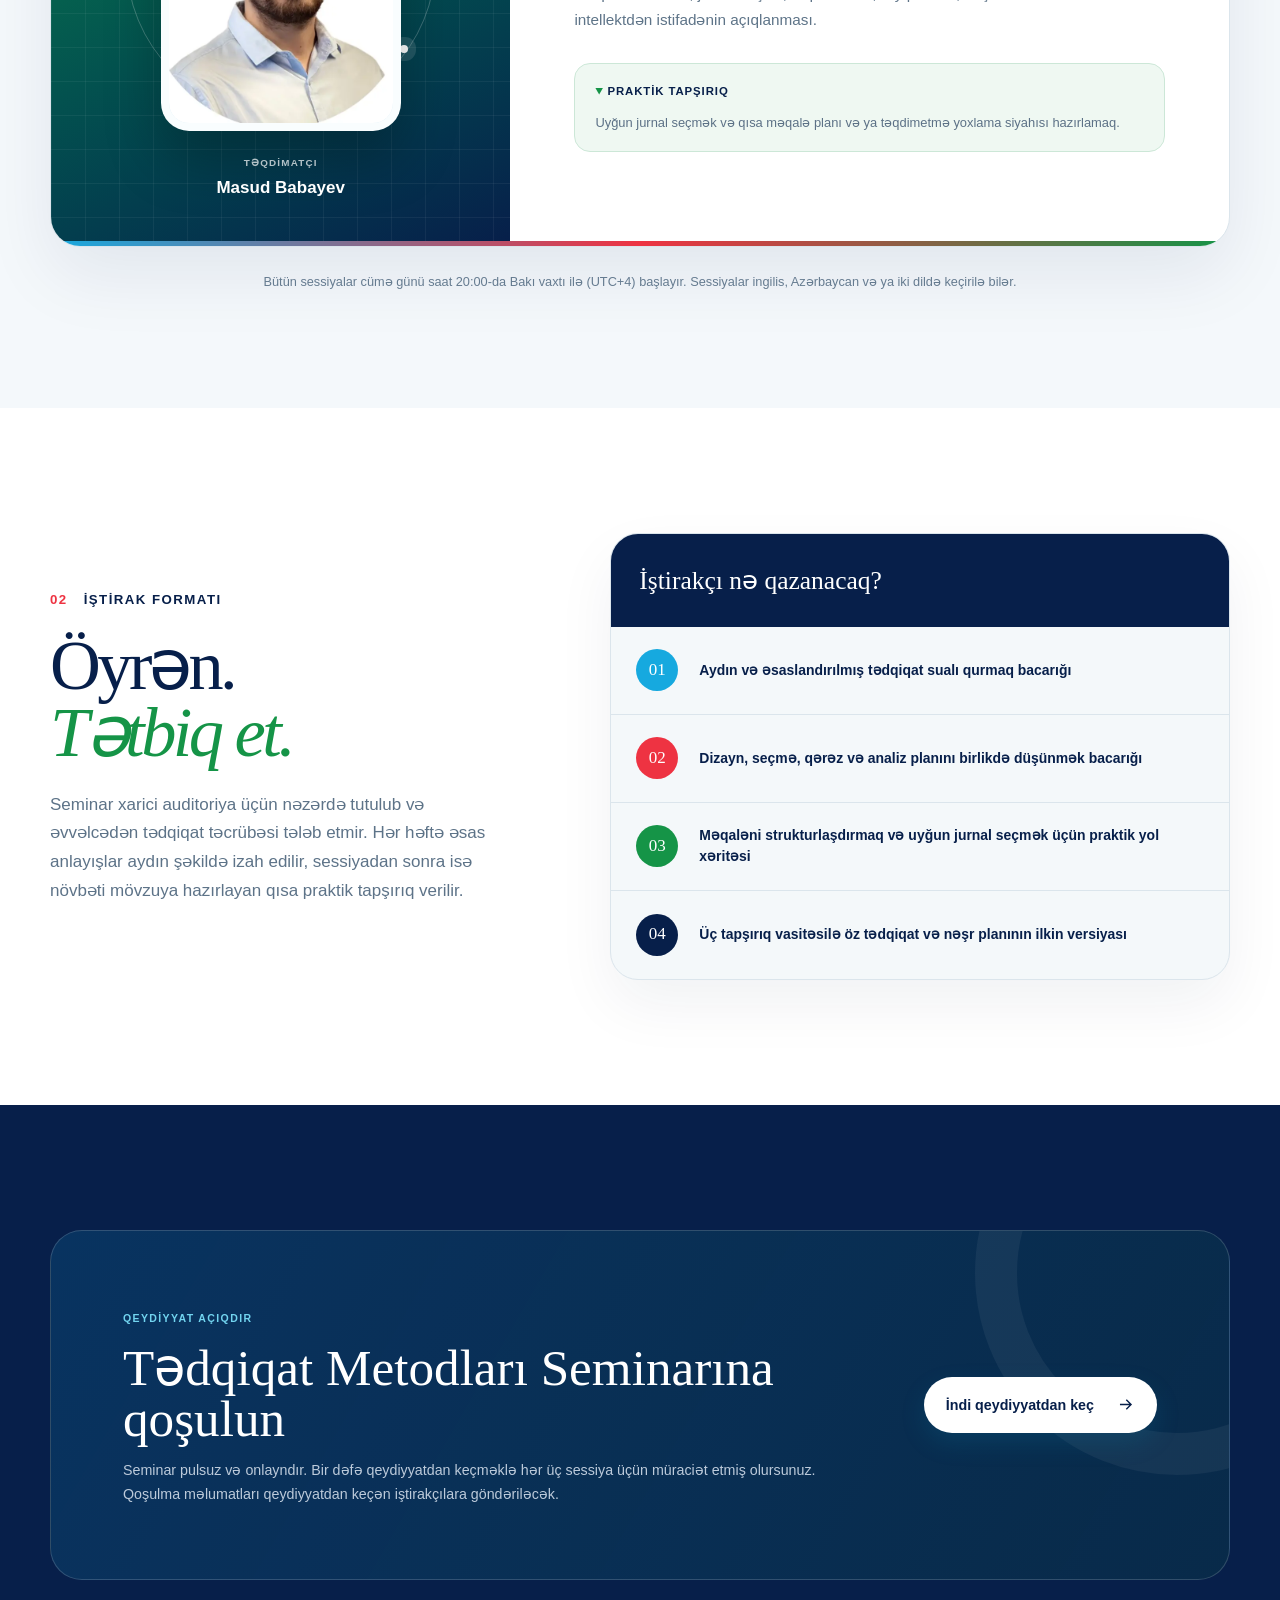
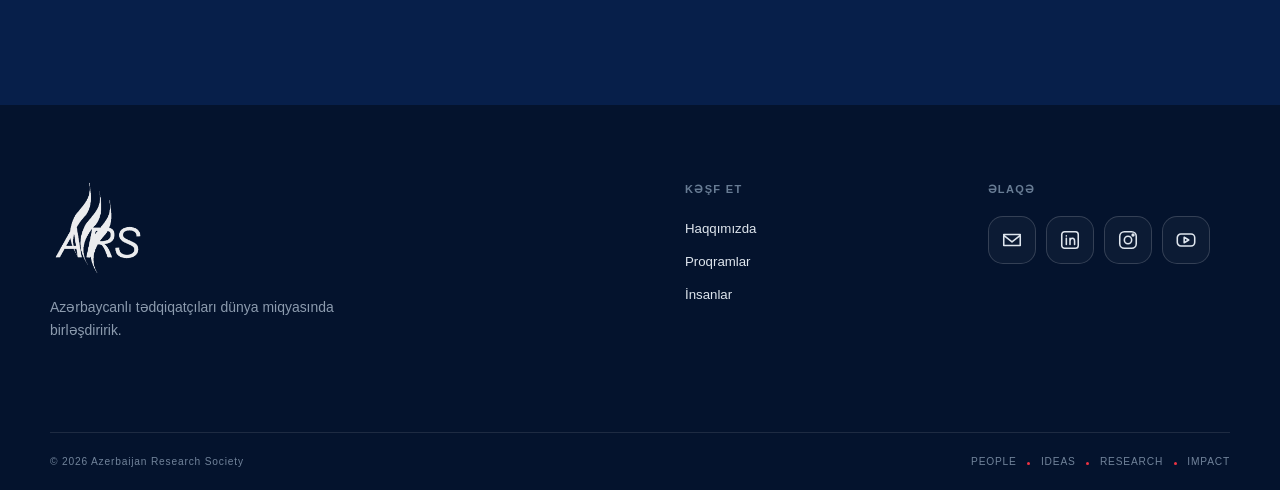
<file: workshop.html>
<!doctype html>
<html lang="az">
<head>
  <meta charset="UTF-8" />
  <meta name="viewport" content="width=device-width, initial-scale=1.0" />
  <meta name="description" content="2, 9 və 16 oktyabr 2026 tarixlərində keçiriləcək pulsuz onlayn ARS Tədqiqat Metodları Seminarı." />
  <meta name="theme-color" content="#071f4a" />
  <link rel="canonical" href="https://azresearchsociety.org/workshop.html" />
  <meta property="og:type" content="website" />
  <meta property="og:title" content="Research Methods Workshop | Azerbaijan Research Society" />
  <meta property="og:description" content="A free three-session online workshop on research foundations, study design, scientific writing, and publication." />
  <meta property="og:url" content="https://azresearchsociety.org/workshop.html" />
  <title>Tədqiqat Metodları Seminarı | Azərbaycan Tədqiqat Cəmiyyəti</title>
  <link rel="icon" href="assets/ars-logo.png?v=22" />
  <link rel="stylesheet" href="styles.css?v=33" />
  <script src="script.js?v=33" defer></script>
</head>
<body class="inner-page" data-page="workshop">
  <a class="skip-link" href="#main" data-i18n="skip">Əsas məzmuna keç</a>
  <header class="site-header">
    <div class="container header-inner">
      <a class="brand" href="index.html" aria-label="Azerbaijan Research Society home"><img src="assets/ars-logo.png?v=22" alt="ARS — Azerbaijan Research Society" width="662" height="700" /></a>
      <button class="menu-toggle" type="button" aria-expanded="false" aria-controls="site-nav" aria-label="Menyunu aç"><span></span><span></span><span></span></button>
      <nav class="site-nav" id="site-nav" data-i18n-aria-label="navLabel"><a href="about.html" data-i18n="navAbout">Haqqımızda</a><a href="programs.html" data-i18n="navPrograms">Proqramlar</a><a href="workshop.html" aria-current="page" data-i18n="navWorkshop">Emalatxana</a><a href="departments.html" data-i18n="navDepartments">Şöbələr</a><a href="people.html" data-i18n="navTeam">İnsanlar</a><a href="contact.html" data-i18n="navContact">Əlaqə</a></nav>
      <div class="language-switch" role="group" data-i18n-aria-label="languageLabel"><button class="lang-button active" type="button" data-lang="az" aria-pressed="true">AZ</button><span></span><button class="lang-button" type="button" data-lang="en" aria-pressed="false">EN</button></div>
    </div>
  </header>

  <main id="main">
    <section class="page-hero workshop-page-hero">
      <div class="container workshop-hero-grid">
        <div class="workshop-hero-copy reveal">
          <span class="page-eyebrow" data-i18n="workshopLabel">Tədqiqat Metodları Seminarı</span>
          <h1 data-i18n-html="workshopTitle">Tədqiqat sualından<br /><em>nəşr yoluna.</em></h1>
          <p data-i18n="workshopSummary">Tələbələr və erkən karyeralı tədqiqatçılar üçün üç əlaqəli sessiya, praktik tapşırıqlar və aydın inkişaf yolu.</p>
          <div class="workshop-hero-actions">
            <a class="button button-primary" href="https://docs.google.com/forms/d/e/1FAIpQLScf-B8woMKhq1IZ6uRhkawFCimVMlwreB0uVO-XTJ_b2MB-Ew/viewform?usp=publish-editor" target="_blank" rel="noopener noreferrer"><span data-i18n="workshopCta">İndi qeydiyyatdan keç</span><svg viewBox="0 0 24 24" aria-hidden="true"><path d="M5 12h14M13 6l6 6-6 6" /></svg></a>
            <a class="button button-secondary workshop-calendar-button" href="assets/ars-research-methods-workshop.ics" download><span data-i18n="calendarCta">Təqvimə əlavə et</span></a>
          </div>
          <span class="registration-note" data-i18n="registrationNote">Bir qeydiyyat hər üç sessiyanı əhatə edir.</span>
        </div>

        <aside class="workshop-countdown reveal" data-workshop-countdown aria-live="polite">
          <div class="countdown-orbit" aria-hidden="true"><i></i><i></i><i></i></div>
          <span class="countdown-kicker" data-i18n="nextSessionLabel">Növbəti sessiya</span>
          <strong id="next-session-title">Tədqiqatın əsasları və ədəbiyyat icmalı</strong>
          <time id="next-session-date" datetime="2026-10-02T20:00:00+04:00">2 oktyabr · 20:00 Bakı vaxtı</time>
          <div class="countdown-grid" aria-label="Sessiyaya qalan vaxt" data-i18n-aria-label="countdownLabel">
            <span><b data-countdown="days">00</b><small data-i18n="countdownDays">gün</small></span>
            <span><b data-countdown="hours">00</b><small data-i18n="countdownHours">saat</small></span>
            <span><b data-countdown="minutes">00</b><small data-i18n="countdownMinutes">dəqiqə</small></span>
            <span><b data-countdown="seconds">00</b><small data-i18n="countdownSeconds">saniyə</small></span>
          </div>
          <div class="countdown-status"><i aria-hidden="true"></i><span data-i18n="registrationStatus">Qeydiyyat açıqdır</span></div>
        </aside>
      </div>
    </section>

    <section class="section workshop workshop-announcement" aria-labelledby="schedule-title">
      <div class="container">
        <div class="workshop-intro reveal">
          <div class="section-label"><span>01</span><p data-i18n="scheduleLabel">Seminar proqramı</p></div>
          <div><span class="workshop-badge" data-i18n="workshopBadge">Pulsuz · Onlayn · 2, 9 və 16 oktyabr</span><h2 id="schedule-title" data-i18n-html="scheduleTitle">Sessiyanı seçin.<br /><em>Yolu kəşf edin.</em></h2><p class="workshop-summary" data-i18n="scheduleIntro">Hər sessiya əvvəlkinin üzərində qurulur: əvvəlcə düzgün sual formalaşdırılır, sonra metodoloji plan hazırlanır və sonda iş nəşrə yönəldilir.</p></div>
        </div>

        <div class="workshop-experience reveal" data-workshop-tabs>
          <div class="workshop-session-tabs" role="tablist" data-i18n-aria-label="sessionTabsLabel">
            <button class="workshop-session-tab is-active" id="workshop-tab-1" type="button" role="tab" aria-selected="true" aria-controls="workshop-panel-1" tabindex="0" data-session="0"><span>01</span><time datetime="2026-10-02">02.10</time><strong data-i18n="foundationsShort">Tədqiqatın əsasları</strong></button>
            <button class="workshop-session-tab" id="workshop-tab-2" type="button" role="tab" aria-selected="false" aria-controls="workshop-panel-2" tabindex="-1" data-session="1"><span>02</span><time datetime="2026-10-09">09.10</time><strong data-i18n="designShort">Tədqiqat dizaynı</strong></button>
            <button class="workshop-session-tab" id="workshop-tab-3" type="button" role="tab" aria-selected="false" aria-controls="workshop-panel-3" tabindex="-1" data-session="2"><span>03</span><time datetime="2026-10-16">16.10</time><strong data-i18n="publicationShort">Elmi nəşr</strong></button>
          </div>

          <div class="workshop-session-panels">
            <article class="workshop-session-panel session-blue is-active" id="workshop-panel-1" role="tabpanel" aria-labelledby="workshop-tab-1" data-session-panel="0">
              <div class="session-speaker-visual"><span class="session-ring" aria-hidden="true"></span><img src="assets/sabrin.webp?v=14" alt="Dr. Sabrin Azim" width="720" height="720" loading="lazy" decoding="async" /><div><span data-i18n="presenterLabel">Təqdimatçı</span><strong>Dr. Sabrin Azim</strong></div></div>
              <div class="session-content">
                <div class="session-meta"><time datetime="2026-10-02T20:00:00+04:00" data-i18n="sessionOneDate">2 oktyabr 2026 · 20:00 Bakı vaxtı</time><span data-i18n="sessionOneDuration">45 dəqiqə</span><span data-i18n="onlineLabel">Onlayn</span></div>
                <p class="session-eyebrow" data-i18n="sessionOneLabel">1-ci sessiya</p>
                <h3 data-i18n="foundationsTitle">Tədqiqatın əsasları və ədəbiyyat icmalı</h3>
                <p data-i18n="foundationsText">Tədqiqat sualı, hipotez, məqsədlər, ədəbiyyat axtarışı və tədqiqat boşluğunun müəyyənləşdirilməsi.</p>
                <details class="session-task" open><summary data-i18n="taskLabel">Praktik tapşırıq</summary><p data-i18n="sessionOneTask">Bir tədqiqat sualı, iki məqsəd və ilkin axtarış strategiyası hazırlamaq.</p></details>
              </div>
            </article>

            <article class="workshop-session-panel session-red" id="workshop-panel-2" role="tabpanel" aria-labelledby="workshop-tab-2" data-session-panel="1" hidden>
              <div class="session-speaker-visual"><span class="session-ring" aria-hidden="true"></span><img src="assets/azizeh.webp?v=14" alt="Dr. Azizeh Hosseinjany" width="720" height="720" loading="lazy" decoding="async" /><div><span data-i18n="presenterLabel">Təqdimatçı</span><strong>Dr. Azizeh Hosseinjany</strong></div></div>
              <div class="session-content">
                <div class="session-meta"><time datetime="2026-10-09T20:00:00+04:00" data-i18n="sessionTwoDate">9 oktyabr 2026 · 20:00 Bakı vaxtı</time><span data-i18n="sessionTwoDuration">40 dəqiqə</span><span data-i18n="onlineLabel">Onlayn</span></div>
                <p class="session-eyebrow" data-i18n="sessionTwoLabel">2-ci sessiya</p>
                <h3 data-i18n="designTitle">Tədqiqat dizaynı və metodoloji keyfiyyət</h3>
                <p data-i18n="designText">Dizayn, dəyişənlər, seçmə, seçmə ölçüsü, qərəz, təkrarlana bilmə, analiz planı və nəticələrin şərhi.</p>
                <details class="session-task" open><summary data-i18n="taskLabel">Praktik tapşırıq</summary><p data-i18n="sessionTwoTask">Seçmə, mümkün qərəz və analiz planını əhatə edən qısa tədqiqat dizaynı hazırlamaq.</p></details>
              </div>
            </article>

            <article class="workshop-session-panel session-green" id="workshop-panel-3" role="tabpanel" aria-labelledby="workshop-tab-3" data-session-panel="2" hidden>
              <div class="session-speaker-visual"><span class="session-ring" aria-hidden="true"></span><img src="assets/masud.webp?v=33" alt="Masud Babayev" width="720" height="720" loading="lazy" decoding="async" /><div><span data-i18n="presenterLabel">Təqdimatçı</span><strong>Masud Babayev</strong></div></div>
              <div class="session-content">
                <div class="session-meta"><time datetime="2026-10-16T20:00:00+04:00" data-i18n="sessionThreeDate">16 oktyabr 2026 · 20:00 Bakı vaxtı</time><span data-i18n="sessionThreeDuration">60 dəqiqə · 20 dəq. sual-cavab</span><span data-i18n="onlineLabel">Onlayn</span></div>
                <p class="session-eyebrow" data-i18n="sessionThreeLabel">3-cü sessiya</p>
                <h3 data-i18n="publicationTitle">Elmi yazı və nəşr prosesi</h3>
                <p data-i18n="publicationText">Məqalə strukturu, jurnal seçimi, təqdimetmə, rəy prosesi, nəşr etikası və süni intellektdən istifadənin açıqlanması.</p>
                <details class="session-task" open><summary data-i18n="taskLabel">Praktik tapşırıq</summary><p data-i18n="sessionThreeTask">Uyğun jurnal seçmək və qısa məqalə planı və ya təqdimetmə yoxlama siyahısı hazırlamaq.</p></details>
              </div>
            </article>
          </div>
          <div class="session-progress" aria-hidden="true"><span></span></div>
        </div>

        <p class="schedule-time-note reveal" data-i18n="scheduleTimeNote">Bütün sessiyalar cümə günü saat 20:00-da Bakı vaxtı ilə (UTC+4) başlayır. Sessiyalar ingilis, Azərbaycan və ya iki dildə keçirilə bilər.</p>
      </div>
    </section>

    <section class="section workshop-guide" aria-labelledby="guide-title">
      <div class="container workshop-guide-grid">
        <div class="workshop-guide-copy reveal"><div class="section-label"><span>02</span><p data-i18n="workshopHowLabel">İştirak formatı</p></div><h2 id="guide-title" data-i18n-html="workshopHowTitle">Öyrən.<br /><em>Tətbiq et.</em></h2><p data-i18n="workshopHowText">Seminar xarici auditoriya üçün nəzərdə tutulub və əvvəlcədən tədqiqat təcrübəsi tələb etmir. Hər həftə əsas anlayışlar aydın şəkildə izah edilir, sessiyadan sonra isə növbəti mövzuya hazırlayan qısa praktik tapşırıq verilir.</p></div>
        <div class="workshop-benefits reveal">
          <h3 data-i18n="benefitsTitle">İştirakçı nə qazanacaq?</h3>
          <ul><li><span>01</span><p data-i18n="benefitOne">Aydın və əsaslandırılmış tədqiqat sualı qurmaq bacarığı</p></li><li><span>02</span><p data-i18n="benefitTwo">Dizayn, seçmə, qərəz və analiz planını birlikdə düşünmək bacarığı</p></li><li><span>03</span><p data-i18n="benefitThree">Məqaləni strukturlaşdırmaq və uyğun jurnal seçmək üçün praktik yol xəritəsi</p></li><li><span>04</span><p data-i18n="benefitFour">Üç tapşırıq vasitəsilə öz tədqiqat və nəşr planının ilkin versiyası</p></li></ul>
        </div>
      </div>
    </section>

    <section class="section workshop-registration" aria-labelledby="registration-title">
      <div class="container"><div class="workshop-registration-panel reveal"><div><span data-i18n="registrationStatus">Qeydiyyat açıqdır</span><h2 id="registration-title" data-i18n="registrationTitle">Tədqiqat Metodları Seminarına qoşulun</h2><p data-i18n="registrationText">Seminar pulsuz və onlayndır. Bir dəfə qeydiyyatdan keçməklə hər üç sessiya üçün müraciət etmiş olursunuz. Qoşulma məlumatları qeydiyyatdan keçən iştirakçılara göndəriləcək.</p></div><a class="button button-primary" href="https://docs.google.com/forms/d/e/1FAIpQLScf-B8woMKhq1IZ6uRhkawFCimVMlwreB0uVO-XTJ_b2MB-Ew/viewform?usp=publish-editor" target="_blank" rel="noopener noreferrer"><span data-i18n="workshopCta">İndi qeydiyyatdan keç</span><svg viewBox="0 0 24 24" aria-hidden="true"><path d="M5 12h14M13 6l6 6-6 6" /></svg></a></div></div>
    </section>
  </main>

  <footer class="site-footer page-footer"><div class="container footer-top"><div class="footer-brand"><img src="assets/ars-logo.png?v=22" alt="ARS" width="662" height="700" /><p data-i18n="footerTagline">Azərbaycanlı tədqiqatçıları dünya miqyasında birləşdiririk.</p></div><div class="footer-links"><div><h3 data-i18n="footerExplore">Kəşf et</h3><a href="about.html" data-i18n="navAbout">Haqqımızda</a><a href="programs.html" data-i18n="navPrograms">Proqramlar</a><a href="people.html" data-i18n="navTeam">İnsanlar</a></div><div class="social-links"><h3 data-i18n="footerConnect">Əlaqə</h3><a class="social-link" href="mailto:info@azresearchsociety.org"><span>Email</span></a><a class="social-link" href="https://www.linkedin.com/company/azerbaijanresearchsociety/" target="_blank" rel="noopener noreferrer"><span>LinkedIn</span></a><a class="social-link" href="https://instagram.com/azresearchsociety" target="_blank" rel="noopener noreferrer"><span>Instagram</span></a><a class="social-link" href="https://youtube.com/@azerbaijanresearchsociety?si=DFM3squPMfwShh9m" target="_blank" rel="noopener noreferrer"><span>YouTube</span></a></div></div></div><div class="container footer-bottom"><span>© <span id="year"></span> Azerbaijan Research Society</span><span>PEOPLE <i></i> IDEAS <i></i> RESEARCH <i></i> IMPACT</span></div></footer>
</body>
</html>
</file>
<file: styles.css>
:root {
  --navy: #071f4a;
  --ink: #17385c;
  --blue: #16a9df;
  --action: #087da5;
  --action-bright: #18b7d6;
  --red: #ee3342;
  --green: #159447;
  --cream: #f6f8f7;
  --line: #dbe5ec;
  --white: #ffffff;
  --container: 1180px;
  --radius: 28px;
  --font-sans: Inter, ui-sans-serif, -apple-system, BlinkMacSystemFont, "Segoe UI", "Helvetica Neue", Arial, sans-serif;
  --font-display: Georgia, "Times New Roman", serif;
}

* { box-sizing: border-box; }
html { scroll-behavior: smooth; font-size: 17px; }
body { margin: 0; overflow-x: clip; color: var(--navy); background: var(--white); font-family: var(--font-sans); font-size: 1rem; line-height: 1.7; -webkit-font-smoothing: antialiased; text-rendering: optimizeLegibility; }
img { display: block; max-width: 100%; }
a { color: inherit; text-decoration: none; }
button { font: inherit; }
[hidden] { display: none !important; }
:where(h1, h2, h3, p, a, strong, span) { overflow-wrap: break-word; }
[id] { scroll-margin-top: 125px; }
:focus-visible { outline: 3px solid var(--blue); outline-offset: 4px; }
.container { width: min(var(--container), calc(100% - 48px)); margin-inline: auto; }
.skip-link { position: fixed; z-index: 100; left: 18px; top: -80px; padding: 10px 16px; color: white; background: var(--navy); border-radius: 8px; }
.skip-link:focus { top: 12px; }

/* Branded page-entry and internal-navigation transition. The full-colour
   artwork is clipped from the bottom so the ARS mark visibly fills 0–100%. */
.page-loader { display: none; }
.js .page-loader {
  --loader-progress: 0%;
  position: fixed;
  z-index: 1000;
  inset: 0;
  display: grid;
  place-items: center;
  padding: 28px;
  overflow: hidden;
  color: var(--navy);
  background:
    radial-gradient(circle at 50% 44%, rgba(22,169,223,.1), transparent 34%),
    linear-gradient(145deg, #fff 0%, #f5fafc 58%, #f3f8f5 100%);
  opacity: 1;
  visibility: visible;
  transition: opacity .34s ease, visibility .34s ease;
}
.js .page-loader::before,
.js .page-loader::after {
  content: "";
  position: absolute;
  width: min(70vw, 760px);
  aspect-ratio: 1;
  border: 1px solid rgba(7,31,74,.065);
  border-radius: 50%;
}
.js .page-loader::before { transform: translate(-46%, -45%); }
.js .page-loader::after { transform: translate(46%, 45%); }
.js .page-loader.is-complete {
  pointer-events: none;
  opacity: 0;
  visibility: hidden;
}
.loader-inner { position: relative; z-index: 1; width: min(310px, 78vw); }
.loader-logo {
  position: relative;
  width: 142px;
  aspect-ratio: 662 / 700;
  margin: 0 auto 28px;
}
.loader-logo img { position: absolute; inset: 0; width: 100%; height: 100%; object-fit: contain; }
.loader-logo-ghost { filter: grayscale(1); opacity: .105; }
.loader-logo-fill {
  position: absolute;
  inset: 0;
  overflow: hidden;
  clip-path: inset(calc(100% - var(--loader-progress)) 0 0 0);
  will-change: clip-path;
}
.loader-meta { display: flex; align-items: baseline; justify-content: space-between; margin-bottom: 10px; }
.loader-meta > span { font-size: .7rem; font-weight: 900; letter-spacing: .22em; }
.loader-meta strong { font-family: var(--font-display); font-size: 1.1rem; font-weight: 400; font-variant-numeric: tabular-nums; }
.loader-track { position: relative; height: 4px; overflow: hidden; background: rgba(7,31,74,.1); border-radius: 999px; }
.loader-track span {
  position: absolute;
  inset: 0 auto 0 0;
  width: var(--loader-progress);
  background: linear-gradient(90deg, var(--blue) 0 33%, var(--red) 33% 66%, var(--green) 66%);
  border-radius: inherit;
  will-change: width;
}
.loader-tagline { margin: 14px 0 0; color: #6a7f93; font-size: .56rem; font-weight: 800; letter-spacing: .13em; text-align: center; }
body.loader-active { overflow: hidden; }
.js body.site-ready main { animation: page-arrive .68s cubic-bezier(.2,.75,.2,1) both; }
@keyframes page-arrive { from { opacity: .4; transform: translateY(10px) scale(.995); } }

.site-progress { --page-progress: 0%; position: fixed; z-index: 2000; inset: 0 0 auto; height: 3px; pointer-events: none; }
.site-progress span { display: block; width: var(--page-progress); height: 100%; background: linear-gradient(90deg, var(--blue) 0 36%, var(--red) 55% 72%, var(--green)); box-shadow: 0 0 14px rgba(22,169,223,.45); transition: width .1s linear; }
.back-to-top { position: fixed; z-index: 35; right: clamp(16px, 2.5vw, 38px); bottom: clamp(16px, 2.5vw, 38px); width: 48px; height: 48px; display: grid; place-items: center; color: white; background: rgba(7,31,74,.93); border: 1px solid rgba(255,255,255,.2); border-radius: 50%; box-shadow: 0 15px 35px rgba(4,19,45,.22); cursor: pointer; opacity: 0; visibility: hidden; transform: translateY(14px) scale(.9); transition: opacity .25s ease, visibility .25s ease, transform .25s ease, background .2s ease; backdrop-filter: blur(12px); }
.back-to-top:hover { background: var(--blue); transform: translateY(-2px) scale(1); }
.back-to-top.is-visible { opacity: 1; visibility: visible; transform: none; }
.back-to-top span { font-size: 1.2rem; line-height: 1; }
.section-rail { position: fixed; z-index: 34; left: 16px; top: 50%; display: grid; gap: 4px; transform: translateY(-50%); }
.section-rail a { position: relative; width: 34px; height: 34px; display: flex; align-items: center; color: #718397; border-radius: 999px; transition: width .25s ease, color .25s ease, background .25s ease; }
.section-rail a::before { content: ""; position: absolute; left: 16px; top: -6px; width: 1px; height: 12px; background: rgba(7,31,74,.13); }
.section-rail a:first-child::before { display: none; }
.section-rail i { position: relative; z-index: 2; width: 8px; height: 8px; flex: 0 0 auto; margin-left: 13px; background: white; border: 2px solid #9aabba; border-radius: 50%; transition: background .25s ease, border-color .25s ease, box-shadow .25s ease, transform .25s ease; }
.section-rail span { display: none; }
.section-rail b { position: absolute; left: 39px; padding: 6px 10px; color: white; background: var(--navy); border-radius: 8px; box-shadow: 0 8px 22px rgba(7,31,74,.18); font-size: .58rem; font-weight: 800; opacity: 0; visibility: hidden; transform: translateX(-6px); transition: opacity .2s ease, visibility .2s ease, transform .2s ease; white-space: nowrap; }
.section-rail a:hover b, .section-rail a:focus-visible b { opacity: 1; visibility: visible; transform: none; }
.section-rail a.is-current i { background: var(--red); border-color: white; box-shadow: 0 0 0 5px rgba(238,51,66,.16); transform: scale(1.15); }

.site-header { position: sticky; z-index: 40; top: 0; height: 98px; background: rgba(255,255,255,.96); border-bottom: 1px solid rgba(7,31,74,.09); box-shadow: 0 8px 28px rgba(7,31,74,.035); backdrop-filter: blur(18px); transition: height .3s ease, background .3s ease, box-shadow .3s ease; }
.site-header.is-scrolled { height: 78px; background: rgba(255,255,255,.9); box-shadow: 0 12px 38px rgba(7,31,74,.09); }
.site-header.is-scrolled .brand { transform: scale(.9); }
.header-inner { min-width: 0; height: 100%; display: flex; align-items: center; gap: clamp(16px, 2vw, 28px); }
.brand { position: relative; width: 260px; height: 86px; display: flex; flex: 0 0 auto; gap: 13px; align-items: center; transform-origin: left center; transition: transform .3s ease; }
.brand::after { content: ""; position: absolute; left: 82px; bottom: 13px; width: 74px; height: 3px; background: linear-gradient(90deg, var(--blue) 0 33%, var(--red) 33% 66%, var(--green) 66%); border-radius: 999px; transform-origin: left; transition: width .3s ease; }
.brand:hover::after { width: 128px; }
.brand img { width: 72px; height: 76px; flex: 0 0 auto; object-fit: contain; }
.brand-copy { display: grid; gap: 2px; min-width: 0; padding-bottom: 9px; }
.brand-copy strong { max-width: 170px; font-size: .79rem; line-height: 1.18; letter-spacing: .015em; }
.brand-copy small { color: #6d8093; font-size: .52rem; font-weight: 750; letter-spacing: .08em; text-transform: uppercase; white-space: nowrap; }
.site-nav { min-width: 0; display: flex; align-items: center; gap: clamp(16px, 1.75vw, 29px); margin-left: auto; }
.site-nav a { position: relative; font-size: .9rem; font-weight: 750; letter-spacing: .015em; }
.site-nav a::after { content: ""; position: absolute; left: 0; right: 100%; bottom: -8px; height: 2px; background: var(--red); transition: right .25s; }
.site-nav a:hover::after, .site-nav a:focus-visible::after { right: 0; }
.site-nav a[aria-current="page"]::after { right: 0; }
.language-switch { display: flex; align-items: center; padding: 8px 11px; border: 1px solid var(--line); border-radius: 999px; }
.language-switch span { width: 1px; height: 13px; background: var(--line); }
.lang-button { border: 0; color: #77889a; background: transparent; padding: 3px 8px; font-size: .76rem; font-weight: 800; cursor: pointer; }
.lang-button.active { color: var(--navy); }
.menu-toggle { display: none; padding: 8px; border: 0; background: none; }
.menu-toggle span { width: 24px; height: 2px; display: block; margin: 5px; background: var(--navy); }

.hero { --hero-shift-x: 0px; --hero-shift-y: 0px; --hero-pointer-x: 74%; --hero-pointer-y: 45%; position: relative; min-height: calc(100vh - 112px); overflow: hidden; display: flex; flex-direction: column; justify-content: center; background: linear-gradient(135deg, #fff 0%, #f9fcfd 65%, #f5faf7 100%); }
.hero::after { content: ""; position: absolute; z-index: 0; inset: 0; background: radial-gradient(circle 320px at var(--hero-pointer-x) var(--hero-pointer-y), rgba(22,169,223,.09), transparent 72%); pointer-events: none; }
.hero-network { position: absolute; z-index: 1; top: 50%; right: max(-130px, -7vw); width: min(53vw, 720px); aspect-ratio: 1; opacity: .46; pointer-events: none; transform: translate3d(var(--hero-shift-x), calc(-50% + var(--hero-shift-y)), 0); transition: transform .45s cubic-bezier(.2,.7,.2,1), opacity .3s ease; }
.hero-network svg { width: 100%; height: 100%; overflow: visible; }
.network-lines { fill: none; stroke: rgba(7,31,74,.23); stroke-width: 1.2; stroke-dasharray: 8 10; animation: network-drift 22s linear infinite; }
.network-rings { fill: none; stroke: rgba(22,169,223,.17); stroke-width: 1; transform-origin: 325px 275px; animation: network-turn 28s linear infinite; }
.hero-network i { position: absolute; left: var(--node-x); top: var(--node-y); width: 11px; height: 11px; background: var(--node-color); border: 3px solid white; border-radius: 50%; box-shadow: 0 0 0 8px color-mix(in srgb, var(--node-color) 16%, transparent); animation: network-pulse 3.8s ease-in-out infinite; }
.hero-network i:nth-of-type(3n) { animation-delay: -1.2s; }.hero-network i:nth-of-type(3n + 1) { animation-delay: -2.4s; }
.hero-network .network-core { width: 17px; height: 17px; box-shadow: 0 0 0 12px rgba(238,51,66,.1), 0 0 35px rgba(238,51,66,.2); }
@keyframes network-drift { to { stroke-dashoffset: -180; } }
@keyframes network-turn { to { transform: rotate(360deg); } }
@keyframes network-pulse { 0%, 100% { transform: scale(.86); opacity: .72; } 50% { transform: scale(1.16); opacity: 1; } }
.hero-grid { position: relative; z-index: 2; display: grid; grid-template-columns: 1.05fr .95fr; gap: clamp(34px, 5vw, 72px); align-items: center; padding-block: 66px 34px; }
.eyebrow { display: flex; gap: 5px; align-items: center; margin-bottom: 28px; font-size: .72rem; letter-spacing: .14em; text-transform: uppercase; }
.eyebrow > span { width: 22px; height: 3px; }
.eyebrow > span:nth-child(1) { background: var(--blue); }.eyebrow > span:nth-child(2) { background: var(--red); }.eyebrow > span:nth-child(3) { background: var(--green); margin-right: 8px; }
.hero h1, .section-heading h2, .community h2 { margin: 0; font-family: var(--font-display); font-size: clamp(3.45rem, 6.3vw, 6.75rem); font-weight: 400; line-height: .97; letter-spacing: -.05em; }
.hero h1 em, .section-heading h2 em, .community h2 em, .lead em { color: var(--red); font-weight: 400; }
.hero-copy > p { max-width: 700px; margin: 34px 0; color: #485f76; font-size: 1.1rem; line-height: 1.75; }
.hero-actions { display: flex; gap: 26px; align-items: center; }
.button { display: inline-flex; gap: 22px; align-items: center; justify-content: center; padding: 16px 22px; border-radius: 999px; font-size: .84rem; font-weight: 800; transition: transform .2s, box-shadow .2s; }
.button:hover { transform: translateY(-2px); box-shadow: 0 12px 28px rgba(7,31,74,.14); }
.button svg { width: 19px; fill: none; stroke: currentColor; stroke-width: 1.8; }
.button-primary { color: white; background: linear-gradient(135deg, var(--action), #075d8f); box-shadow: 0 10px 24px rgba(8,125,165,.2); }
.button-primary:hover { box-shadow: 0 15px 34px rgba(8,125,165,.3); }
.text-link { display: flex; gap: 10px; font-size: .82rem; font-weight: 750; border-bottom: 1px solid var(--navy); padding-bottom: 5px; }
.hero-card { position: relative; padding: 32px 34px; background: rgba(255,255,255,.86); border: 1px solid rgba(7,31,74,.11); border-radius: var(--radius); box-shadow: 0 28px 80px rgba(20,56,92,.11); backdrop-filter: blur(15px); }
.card-kicker { margin: 0 0 19px; color: #718398; font-size: .66rem; font-weight: 800; letter-spacing: .14em; text-transform: uppercase; }
.manifesto-word { display: flex; align-items: baseline; gap: 17px; padding: 11px 0; border-bottom: 1px solid var(--line); }
.manifesto-word span { color: #9aa9b7; font-size: .62rem; }
.manifesto-word strong { font-size: clamp(1.2rem, 2vw, 1.65rem); letter-spacing: -.03em; }
.manifesto-word:nth-of-type(2) strong { color: var(--blue); }.manifesto-word:nth-of-type(3) strong { color: var(--red); }.manifesto-word:nth-of-type(4) strong { color: var(--green); }
.hero-card > p:last-child { margin: 20px 0 0; color: #64778a; font-size: .8rem; }
.living-logo-scene { --scene-rotate-x: 0deg; --scene-rotate-y: 0deg; position: relative; width: min(520px, 43vw); aspect-ratio: 1; justify-self: end; perspective: 1100px; }
.scene-plane { position: absolute; inset: 0; overflow: hidden; background: radial-gradient(circle at 50% 46%, rgba(255,255,255,.98) 0 16%, rgba(245,251,253,.88) 36%, rgba(231,244,248,.7) 62%, rgba(255,255,255,.82) 100%); border: 1px solid rgba(7,31,74,.12); border-radius: 50%; box-shadow: 0 40px 90px rgba(7,31,74,.16), inset 0 0 0 10px rgba(255,255,255,.55); transform: rotateX(var(--scene-rotate-x)) rotateY(var(--scene-rotate-y)); transform-style: preserve-3d; transition: transform .5s cubic-bezier(.2,.75,.2,1), box-shadow .35s ease; }
.living-logo-scene:hover .scene-plane { box-shadow: 0 50px 110px rgba(7,31,74,.21), inset 0 0 0 10px rgba(255,255,255,.62); }
.scene-plane::before { content: ""; position: absolute; inset: 0; background-image: linear-gradient(rgba(7,31,74,.045) 1px, transparent 1px), linear-gradient(90deg, rgba(7,31,74,.045) 1px, transparent 1px); background-size: 42px 42px; mask-image: radial-gradient(circle, #000 28%, transparent 76%); opacity: .72; }
.scene-plane::after { content: ""; position: absolute; inset: 9%; border: 1px solid rgba(7,31,74,.09); border-radius: 50%; box-shadow: 0 0 0 32px rgba(22,169,223,.025), 0 0 0 64px rgba(238,51,66,.018); animation: scene-ring-breathe 5s ease-in-out infinite; }
.scene-kicker { position: absolute; z-index: 7; left: 50%; top: 8%; padding: 7px 12px; color: #4d657a; background: rgba(255,255,255,.76); border: 1px solid rgba(7,31,74,.1); border-radius: 999px; font-size: .54rem; font-weight: 900; letter-spacing: .14em; white-space: nowrap; transform: translateX(-50%) translateZ(55px); backdrop-filter: blur(10px); }
.living-logo-scene .hero-network { position: absolute; z-index: 2; inset: 2%; width: 96%; aspect-ratio: 1; opacity: .78; transform: translate3d(var(--hero-shift-x), var(--hero-shift-y), 28px); }
.living-logo-scene .network-lines { stroke: rgba(7,31,74,.25); stroke-width: 1.35; }
.living-logo-scene .network-rings { stroke: rgba(22,169,223,.24); }
.identity-core { position: absolute; z-index: 6; left: 50%; top: 48%; width: 42%; aspect-ratio: 1; display: grid; place-items: center; background: rgba(255,255,255,.9); border: 1px solid rgba(7,31,74,.1); border-radius: 50%; box-shadow: 0 24px 65px rgba(7,31,74,.18), inset 0 0 30px rgba(22,169,223,.06); transform: translate(-50%, -50%) translateZ(70px); animation: identity-arrive .9s .28s cubic-bezier(.16,.8,.25,1) both; }
.identity-core::before { content: ""; position: absolute; inset: -10px; padding: 3px; background: conic-gradient(from 0deg, var(--blue), var(--blue) 28%, transparent 28% 35%, var(--red) 35% 62%, transparent 62% 69%, var(--green) 69% 96%, transparent 96%); border-radius: inherit; -webkit-mask: linear-gradient(#000 0 0) content-box, linear-gradient(#000 0 0); -webkit-mask-composite: xor; mask-composite: exclude; animation: identity-ring-turn 13s linear infinite; }
.identity-logo, .identity-logo-echo { position: absolute; width: 62%; height: 66%; object-fit: contain; }
.identity-logo { z-index: 3; filter: drop-shadow(0 9px 14px rgba(7,31,74,.1)); }
.identity-logo-echo { z-index: 1; filter: blur(16px) saturate(1.5); opacity: .22; transform: scale(1.12); animation: logo-breathe 4.2s ease-in-out infinite; }
.identity-pulse { position: absolute; inset: 7%; border: 1px solid rgba(22,169,223,.3); border-radius: 50%; animation: identity-pulse 3.6s ease-out infinite; }
.logo-shine { position: absolute; z-index: 4; inset: 7%; overflow: hidden; border-radius: 50%; }
.logo-shine::before { content: ""; position: absolute; width: 38%; height: 150%; left: -60%; top: -25%; background: linear-gradient(90deg, transparent, rgba(255,255,255,.9), transparent); transform: rotate(18deg); animation: logo-shine 5.5s 1.4s ease-in-out infinite; }
.discipline-node { position: absolute; z-index: 7; display: flex; gap: 7px; align-items: center; padding: 7px 10px; color: var(--navy); background: rgba(255,255,255,.84); border: 1px solid rgba(7,31,74,.1); border-radius: 999px; box-shadow: 0 8px 20px rgba(7,31,74,.09); font-size: .58rem; transform: translateZ(48px); backdrop-filter: blur(9px); }
.discipline-node i { width: 8px; height: 8px; flex: 0 0 auto; background: var(--node-color, var(--blue)); border: 2px solid white; border-radius: 50%; box-shadow: 0 0 0 4px color-mix(in srgb, var(--node-color, var(--blue)) 16%, transparent); animation: network-pulse 3s ease-in-out infinite; }
.discipline-node b { font-weight: 850; white-space: nowrap; }
.discipline-engineering { --node-color: var(--blue); left: 7%; top: 29%; }.discipline-life { --node-color: var(--green); right: 5%; top: 31%; }.discipline-data { --node-color: var(--red); left: 10%; bottom: 23%; }.discipline-humanities { --node-color: #9d58c5; right: 7%; bottom: 21%; }
.scene-status { position: absolute; z-index: 7; left: 50%; bottom: 7%; display: flex; gap: 8px; align-items: center; padding: 8px 12px; color: #50697f; background: rgba(255,255,255,.8); border: 1px solid rgba(7,31,74,.09); border-radius: 999px; font-size: .55rem; font-weight: 750; white-space: nowrap; transform: translateX(-50%) translateZ(52px); backdrop-filter: blur(10px); }
.scene-status i { width: 7px; height: 7px; background: var(--green); border-radius: 50%; box-shadow: 0 0 0 5px rgba(21,148,71,.12); animation: network-pulse 2.4s ease-in-out infinite; }
.hero-manifesto { position: relative; z-index: 3; display: grid; grid-template-columns: 1.45fr repeat(4, minmax(110px, .55fr)); overflow: hidden; background: rgba(255,255,255,.82); border: 1px solid rgba(7,31,74,.1); border-radius: 20px; box-shadow: 0 18px 45px rgba(7,31,74,.075); backdrop-filter: blur(14px); }
.manifesto-intro { padding: 17px 20px; }
.manifesto-intro > span { display: block; margin-bottom: 3px; color: #6b7f92; font-size: .58rem; font-weight: 900; letter-spacing: .11em; text-transform: uppercase; }
.manifesto-intro p { margin: 0; color: #607488; font-size: .66rem; line-height: 1.45; }
.manifesto-step { position: relative; display: grid; align-content: center; padding: 14px 17px; border-left: 1px solid var(--line); transition: color .25s ease, background .25s ease; }
.manifesto-step::after { content: ""; position: absolute; inset: auto 16px 0; height: 3px; background: var(--step-color, var(--blue)); transform: scaleX(.3); transform-origin: left; transition: transform .3s ease; }
.manifesto-step:hover { color: var(--step-color, var(--blue)); background: rgba(22,169,223,.035); }.manifesto-step:hover::after { transform: scaleX(1); }
.manifesto-step span { color: #91a1b1; font-size: .54rem; }
.manifesto-step strong { font-size: .74rem; letter-spacing: .04em; }
.manifesto-step:nth-child(3) { --step-color: var(--red); }.manifesto-step:nth-child(4) { --step-color: var(--green); }.manifesto-step:nth-child(5) { --step-color: #9d58c5; }
@keyframes identity-arrive { from { opacity: 0; transform: translate(-50%, -50%) translateZ(70px) scale(.65) rotate(-7deg); } }
@keyframes identity-ring-turn { to { transform: rotate(360deg); } }
@keyframes identity-pulse { from { opacity: .72; transform: scale(.8); } to { opacity: 0; transform: scale(1.55); } }
@keyframes logo-breathe { 50% { opacity: .38; transform: scale(1.22); } }
@keyframes logo-shine { 0%, 62% { left: -60%; } 78%, 100% { left: 125%; } }
@keyframes scene-ring-breathe { 50% { transform: scale(1.025); opacity: .65; } }
.hero-foot { position: relative; z-index: 2; display: flex; gap: 18px; align-items: center; padding-bottom: 28px; color: #8292a1; font-size: .63rem; letter-spacing: .1em; text-transform: uppercase; }
.hero-foot div { flex: 1; height: 1px; background: var(--line); }
.ribbon { position: absolute; z-index: 0; width: 850px; height: 260px; right: -160px; border: 48px solid; border-left-color: transparent !important; border-radius: 50%; transform: rotate(-16deg); opacity: .12; }
.ribbon-one { top: -100px; border-color: var(--blue); }.ribbon-two { top: -65px; right: -195px; border-color: var(--red); }.ribbon-three { top: -30px; right: -230px; border-color: var(--green); }

.inner-page { background: #f7fafc; }
.page-hero { position: relative; overflow: hidden; padding: 105px 0 92px; color: white; background: linear-gradient(135deg, var(--navy), #123f72); }
.page-hero::after { content: ""; position: absolute; width: 520px; height: 210px; right: -110px; top: -75px; border: 42px solid rgba(91,199,233,.12); border-left-color: transparent; border-radius: 50%; transform: rotate(-14deg); }
.page-hero .container { position: relative; z-index: 1; }
.page-eyebrow { display: inline-flex; align-items: center; gap: 10px; margin-bottom: 24px; color: #74d3ee; font-size: .7rem; font-weight: 850; letter-spacing: .15em; text-transform: uppercase; }
.page-eyebrow::before { content: ""; width: 36px; height: 3px; background: linear-gradient(90deg, var(--blue) 0 33%, var(--red) 33% 66%, var(--green) 66%); }
.page-hero h1 { max-width: 930px; margin: 0; font-family: var(--font-display); font-size: clamp(3.2rem, 6.5vw, 6.6rem); font-weight: 400; line-height: .98; letter-spacing: -.05em; }
.page-hero h1 em { color: #5bc7e9; font-weight: 400; }
.page-hero p { max-width: 780px; margin: 30px 0 0; color: #c7d2df; font-size: 1.03rem; line-height: 1.8; }
.page-back { display: inline-flex; gap: 9px; align-items: center; margin-bottom: 28px; color: #99e0f4; font-size: .75rem; font-weight: 800; }
.people-choice-section { padding: 95px 0 125px; }
.choice-grid { display: grid; grid-template-columns: repeat(2, 1fr); gap: 22px; }
.choice-card { position: relative; min-height: 420px; display: flex; flex-direction: column; overflow: hidden; padding: 42px; color: white; background: var(--blue); border-radius: 30px; box-shadow: 0 24px 60px rgba(7,31,74,.12); transition: transform .25s ease, box-shadow .25s ease; }
.choice-card:last-child { background: var(--green); }
.choice-card:hover { transform: translateY(-7px); box-shadow: 0 32px 75px rgba(7,31,74,.18); }
.choice-index { color: rgba(255,255,255,.72); font-size: .68rem; font-weight: 800; letter-spacing: .12em; }
.choice-card h2 { max-width: 520px; margin: auto 0 18px; font-family: var(--font-display); font-size: clamp(2.5rem, 4vw, 4.5rem); font-weight: 400; line-height: 1; letter-spacing: -.04em; }
.choice-card p { max-width: 500px; margin: 0 0 36px; color: rgba(255,255,255,.86); font-size: .92rem; }
.choice-link { display: flex; justify-content: space-between; align-items: center; padding-top: 18px; border-top: 1px solid rgba(255,255,255,.28); font-size: .78rem; font-weight: 850; }
.board-preview { position: relative; display: flex; align-items: center; min-height: 96px; margin: 38px 0 18px; padding-left: 8px; }
.board-preview::before { content: ""; position: absolute; left: 10px; right: 16px; top: 50%; height: 1px; background: rgba(255,255,255,.3); }
.board-preview img { position: relative; width: 68px; height: 68px; margin-left: -10px; object-fit: cover; background: white; border: 3px solid rgba(255,255,255,.96); border-radius: 50%; box-shadow: 0 0 0 2px rgba(91,199,233,.82), 0 9px 24px rgba(4,19,45,.22); transition: transform .28s ease, margin .28s ease; }
.board-preview img:first-child { margin-left: 0; }.board-preview .preview-head { width: 82px; height: 82px; border-color: #fff; }
.choice-card:hover .board-preview img { margin-right: 3px; transform: translateY(-5px); }.choice-card:hover .board-preview img:nth-child(even) { transform: translateY(5px); }
.board-page { padding: 95px 0 125px; background: white; }
.board-intro { display: grid; grid-template-columns: 230px 1fr; gap: 60px; align-items: end; margin-bottom: 64px; }
.board-intro h2 { max-width: 780px; margin: 0; font-family: var(--font-display); font-size: clamp(2.6rem, 5vw, 5.2rem); font-weight: 400; line-height: 1; letter-spacing: -.045em; }
.board-intro h2 em { color: var(--red); font-weight: 400; }
.board-description { max-width: 720px; margin: 24px 0 0; color: #5c7186; }
.content-page { padding: 95px 0 125px; background: white; }
.content-page .section-heading { margin-bottom: 56px; }
.page-footer { margin-top: 0; }

.section { padding: 125px 0; }
.split-layout { display: grid; grid-template-columns: 230px 1fr; gap: 60px; }
.section-label { display: flex; align-items: baseline; gap: 16px; font-size: .78rem; font-weight: 800; letter-spacing: .11em; text-transform: uppercase; }
.section-label span { color: var(--red); }.section-label p { margin: 0; }
.lead { max-width: 900px; margin: 0; font-family: var(--font-display); font-size: clamp(2rem, 4vw, 4.2rem); line-height: 1.15; letter-spacing: -.035em; }
.about-columns { display: grid; grid-template-columns: 1fr 1fr; gap: 50px; max-width: 900px; margin-top: 54px; color: #536b81; font-size: 1rem; line-height: 1.8; }
.purpose-grid { display: grid; grid-template-columns: 1fr 1fr; gap: 16px; margin-top: 55px; }
.purpose-grid article { position: relative; padding: 31px 28px 28px; overflow: hidden; background: #f5f9fc; border: 1px solid var(--line); border-radius: 22px; }
.purpose-grid article::before { content: ""; position: absolute; inset: 0 0 auto; height: 4px; background: linear-gradient(90deg, var(--action-bright), var(--action)); }
.purpose-grid article:last-child { color: white; background: var(--navy); border-color: var(--navy); }
.purpose-grid article:last-child::before { background: linear-gradient(90deg, var(--blue), var(--red), var(--green)); }
.purpose-grid span { color: var(--red); font-size: .66rem; font-weight: 850; letter-spacing: .1em; text-transform: uppercase; }
.purpose-grid article:last-child span { color: #5bc7e9; }
.purpose-grid h3 { margin: 10px 0 12px; font-size: 1.18rem; line-height: 1.35; }
.purpose-grid p { margin: 0; color: #64778a; font-size: .84rem; }
.purpose-grid article:last-child p { color: #b9c5d2; }
.stats { display: grid; grid-template-columns: repeat(3, 1fr); gap: 25px; margin-top: 70px; }
.stats > div { border-top: 1px solid var(--line); padding-top: 20px; }
.stats strong { display: block; font-family: Georgia, serif; font-size: 2.8rem; font-weight: 400; }
.stats span { color: #708396; font-size: .73rem; }
.values { display: flex; flex-wrap: wrap; gap: 9px; margin-top: 35px; }
.values span { padding: 8px 12px; color: #4d647a; background: white; border: 1px solid var(--line); border-radius: 999px; font-size: .68rem; font-weight: 750; }

.programs { color: white; background: var(--navy); }
.section-heading { display: grid; grid-template-columns: 230px 1fr; gap: 60px; margin-bottom: 70px; }
.section-heading h2 { max-width: 850px; font-size: clamp(2.8rem, 5vw, 5.2rem); }
.section-heading h2 em { color: #5bc7e9; }
.section-label.light span { color: #5bc7e9; }
.program-grid { display: grid; grid-template-columns: repeat(6, 1fr); gap: 16px; }
.program-card { grid-column: span 2; }
.community-model .program-card:nth-child(4) { grid-column: 2 / span 2; }
.community-model .program-card:nth-child(5) { grid-column: 4 / span 2; }
.program-card { position: relative; min-height: 410px; display: flex; flex-direction: column; padding: 32px; border: 1px solid rgba(255,255,255,.15); border-radius: 24px; transition: transform .25s, background .25s; }
.program-card:hover { transform: translateY(-5px); background: rgba(255,255,255,.06); }
.program-index { position: absolute; top: 31px; right: 31px; color: #7f8da2; font-size: .66rem; }
.program-icon { width: 56px; height: 56px; display: grid; place-items: center; border: 1px solid rgba(255,255,255,.25); border-radius: 50%; color: #5bc7e9; font-size: 1.5rem; }
.program-card:nth-child(2) .program-icon { color: #ff6875; }.program-card:nth-child(3) .program-icon { color: #5fc887; }
.program-card:nth-child(4) .program-icon { color: #f4cf58; }.program-card:nth-child(5) .program-icon { color: #b8a2ef; }
.program-card h3 { max-width: 230px; margin: auto 0 10px; font-size: 1.35rem; }
.program-card p { margin: 0 0 28px; color: #bcc6d3; font-size: .9rem; line-height: 1.7; }
.program-card a { display: flex; justify-content: space-between; align-items: center; padding-top: 15px; border-top: 1px solid rgba(255,255,255,.15); font-size: .72rem; font-weight: 800; }
.program-overview { display: grid; grid-template-columns: repeat(4, 1fr); margin: -24px 0 24px; overflow: hidden; background: rgba(255,255,255,.055); border: 1px solid rgba(255,255,255,.14); border-radius: 22px; }
.program-overview a { min-height: 92px; display: flex; gap: 13px; align-items: center; padding: 20px 22px; border-right: 1px solid rgba(255,255,255,.12); transition: background .25s ease; }
.program-overview a:last-child { border-right: 0; }
.program-overview a:hover, .program-overview a:focus-visible { background: rgba(255,255,255,.08); }
.program-overview span { color: #72d5ef; font-size: .64rem; font-weight: 850; letter-spacing: .1em; }
.program-overview strong { font-size: .78rem; line-height: 1.35; }
.programs-hero p { max-width: 720px; }
.programs-page { padding-top: 105px; }
.program-pathway-heading { display: grid; grid-template-columns: minmax(0, 1.5fr) minmax(260px, .7fr); gap: 70px; align-items: end; margin-bottom: 54px; }
.program-pathway-kicker { display: block; margin-bottom: 18px; color: #72d5ef; font-size: .68rem; font-weight: 850; letter-spacing: .13em; text-transform: uppercase; }
.program-pathway-heading h2 { max-width: 760px; margin: 0; font-family: var(--font-display); font-size: clamp(2.5rem, 5vw, 5rem); font-weight: 400; line-height: 1.02; letter-spacing: -.045em; }
.program-pathway-heading > p { max-width: 470px; margin: 0; color: #b8c5d4; font-size: .92rem; }
.program-pathway { overflow: hidden; background: #0c2b5a; border: 1px solid rgba(255,255,255,.16); border-radius: 30px; box-shadow: 0 32px 85px rgba(0,0,0,.18); }
.program-tabs { display: grid; grid-template-columns: repeat(4, 1fr); background: rgba(0,0,0,.12); border-bottom: 1px solid rgba(255,255,255,.13); }
.program-tab { position: relative; min-height: 104px; display: grid; gap: 6px; align-content: center; padding: 22px 24px; color: #9eb0c5; text-align: left; background: transparent; border: 0; border-right: 1px solid rgba(255,255,255,.11); cursor: pointer; transition: color .25s ease, background .25s ease; }
.program-tab:last-child { border-right: 0; }
.program-tab::after { content: ""; position: absolute; left: 22px; right: 100%; bottom: -1px; height: 3px; background: var(--blue); transition: right .3s ease; }
.program-tab span { font-size: .6rem; font-weight: 850; letter-spacing: .12em; }
.program-tab strong { font-size: .87rem; line-height: 1.25; }
.program-tab:hover, .program-tab[aria-selected="true"] { color: white; background: rgba(255,255,255,.055); }
.program-tab[aria-selected="true"]::after { right: 22px; }
.program-tab:nth-child(2)::after { background: var(--red); }.program-tab:nth-child(3)::after { background: var(--green); }.program-tab:nth-child(4)::after { background: #f4cf58; }
.program-stage-meter { --stage-offset: 100; display: grid; grid-template-columns: 1fr auto; gap: 18px; align-items: center; padding: 11px 24px; color: #91a5bb; background: rgba(0,0,0,.08); border-bottom: 1px solid rgba(255,255,255,.1); }
.program-progress-wrap { position: relative; display: block; height: 22px; }
.program-progress-svg { position: absolute; inset: 0; width: 100%; height: 22px; overflow: visible; }
.program-progress-base, .program-progress-value { fill: none; stroke-linecap: round; stroke-width: 2.4; }
.program-progress-base { stroke: rgba(255,255,255,.14); }
.program-progress-value { stroke: url(#program-progress-gradient); stroke-dasharray: 100; stroke-dashoffset: var(--stage-offset); transition: stroke-dashoffset .52s cubic-bezier(.2,.75,.2,1); }
.program-progress-dot { position: absolute; left: var(--dot-position); top: 50%; width: 9px; height: 9px; margin: -4.5px 0 0 -4.5px; background: #263f61; border: 1px solid rgba(255,255,255,.62); border-radius: 50%; transition: background .3s ease, border-color .3s ease, transform .3s ease; }
.program-progress-dot.is-complete { background: var(--action-bright); border-color: white; transform: scale(1.22); }
.program-stage-meter strong { min-width: 48px; font-size: .62rem; letter-spacing: .09em; font-variant-numeric: tabular-nums; }
.program-panel { min-height: 600px; display: grid; grid-template-columns: minmax(0, 1.35fr) minmax(280px, .65fr); gap: 50px; align-items: stretch; padding: 54px; }
.program-panel.is-active { animation: program-panel-enter .42s cubic-bezier(.2,.75,.2,1) both; }
@keyframes program-panel-enter { from { opacity: 0; transform: translateY(16px); } to { opacity: 1; transform: translateY(0); } }
.program-panel-copy { min-width: 0; display: flex; flex-direction: column; }
.program-panel-number { color: #72d5ef; font-family: var(--font-display); font-size: 1.1rem; }
.program-stage-summary { max-width: 670px; margin: 19px 0 38px; font-family: var(--font-display); font-size: clamp(1.8rem, 3vw, 3rem); line-height: 1.14; letter-spacing: -.025em; }
.program-panel-label { margin-bottom: 14px; color: #8ea3bb; font-size: .63rem; font-weight: 850; letter-spacing: .12em; text-transform: uppercase; }
.program-feature-grid { display: grid; grid-template-columns: repeat(2, minmax(0, 1fr)); gap: 14px; }
.program-feature-grid.one-column { grid-template-columns: 1fr; }
.program-feature-grid article { min-height: 170px; padding: 24px; background: rgba(255,255,255,.055); border: 1px solid rgba(255,255,255,.12); border-radius: 19px; }
.program-feature-grid h3 { margin: 0 0 10px; font-size: 1.02rem; line-height: 1.35; }
.program-feature-grid p { margin: 0; color: #b9c5d2; font-size: .78rem; line-height: 1.65; }
.program-outcome { display: grid; gap: 5px; margin-top: 15px; padding: 19px 22px; color: var(--navy); background: #f4f9fb; border-radius: 17px; }
.program-outcome span { color: #647a91; font-size: .59rem; font-weight: 850; letter-spacing: .1em; text-transform: uppercase; }
.program-outcome strong { font-size: .84rem; line-height: 1.4; }
.program-pathway-link { display: flex; justify-content: space-between; align-items: center; margin-top: 18px; padding: 14px 1px 4px; border-bottom: 1px solid rgba(255,255,255,.2); font-size: .72rem; font-weight: 850; }
.program-panel-visual { position: relative; isolation: isolate; min-height: 100%; overflow: hidden; background: radial-gradient(circle at 50% 47%, rgba(22,169,223,.25), transparent 34%), linear-gradient(145deg, rgba(22,169,223,.14), rgba(255,255,255,.025)); border: 1px solid rgba(255,255,255,.13); border-radius: 24px; }
.program-panel-visual::before, .program-panel-visual::after { content: ""; position: absolute; inset: 50% auto auto 50%; border: 1px solid rgba(255,255,255,.14); border-radius: 50%; transform: translate(-50%, -50%); }
.program-panel-visual::before { width: 76%; aspect-ratio: 1; }.program-panel-visual::after { width: 47%; aspect-ratio: 1; }
.program-panel-visual strong { position: absolute; inset: 50% auto auto 50%; z-index: 2; color: white; font-family: var(--font-display); font-size: clamp(3rem, 6vw, 5.5rem); font-weight: 400; transform: translate(-50%, -50%); }
.program-orbit { position: absolute; left: 50%; top: 50%; width: 116%; height: 33%; border: 1px solid rgba(255,255,255,.17); border-radius: 50%; transform: translate(-50%, -50%) rotate(-26deg); }
.orbit-two { transform: translate(-50%, -50%) rotate(38deg); }
.program-node { position: absolute; z-index: 3; width: 17px; height: 17px; background: var(--red); border: 4px solid white; border-radius: 50%; box-shadow: 0 0 0 9px rgba(238,51,66,.16); }
.node-one { left: 20%; top: 25%; }.node-two { right: 18%; bottom: 23%; background: var(--green); box-shadow: 0 0 0 9px rgba(21,148,71,.18); }
.stage-develop { background: radial-gradient(circle at 50% 47%, rgba(238,51,66,.25), transparent 34%), linear-gradient(145deg, rgba(238,51,66,.14), rgba(255,255,255,.025)); }
.stage-collaborate { background: radial-gradient(circle at 50% 47%, rgba(21,148,71,.27), transparent 34%), linear-gradient(145deg, rgba(21,148,71,.15), rgba(255,255,255,.025)); }
.stage-publish { background: radial-gradient(circle at 50% 47%, rgba(244,207,88,.25), transparent 34%), linear-gradient(145deg, rgba(244,207,88,.13), rgba(255,255,255,.025)); }
.journey { display: flex; align-items: center; gap: 15px; margin-top: 18px; padding: 22px 25px; color: #c2ccda; background: rgba(255,255,255,.06); border: 1px solid rgba(255,255,255,.14); border-radius: 20px; font-size: .72rem; }
.journey strong { margin-right: auto; color: #5bc7e9; letter-spacing: .08em; text-transform: uppercase; }
.journey i { color: #6f829b; font-style: normal; }

.workshop { background: #f4f8fb; }
.workshop-intro { display: grid; grid-template-columns: 230px 1fr; gap: 60px; align-items: start; }
.workshop-badge { display: inline-flex; margin-bottom: 24px; padding: 7px 12px; color: var(--green); background: rgba(21,148,71,.09); border: 1px solid rgba(21,148,71,.2); border-radius: 999px; font-size: .68rem; font-weight: 850; letter-spacing: .08em; text-transform: uppercase; }
.workshop h2 { max-width: 900px; margin: 0; font-family: Georgia, "Times New Roman", serif; font-size: clamp(2.8rem, 5vw, 5.2rem); font-weight: 400; line-height: .98; letter-spacing: -.05em; }
.workshop h2 em { color: var(--green); font-weight: 400; }
.workshop-summary { max-width: 720px; margin: 28px 0 0; color: #607488; font-size: 1rem; }
.workshop-weeks { display: grid; grid-template-columns: repeat(3, 1fr); gap: 16px; margin: 65px 0 0; padding: 0; list-style: none; }
.workshop-week { min-height: 310px; padding: 30px; background: white; border: 1px solid var(--line); border-radius: 24px; }
.week-number { display: grid; width: 48px; height: 48px; place-items: center; color: white; background: var(--navy); border-radius: 50%; font-family: Georgia, serif; font-size: 1.05rem; }
.workshop-week:nth-child(2) .week-number { background: var(--red); }
.workshop-week:nth-child(3) .week-number { background: var(--green); }
.week-label { margin: 52px 0 7px; color: #8292a1; font-size: .66rem; font-weight: 850; letter-spacing: .1em; text-transform: uppercase; }
.workshop-week h3 { margin: 0 0 14px; font-size: 1.22rem; line-height: 1.3; }
.workshop-week > p:last-child { margin: 0; color: #64778a; font-size: .84rem; }
.workshop-details { display: grid; grid-template-columns: 1fr 1fr auto; gap: 30px; align-items: center; margin-top: 18px; padding: 27px 30px; color: white; background: var(--navy); border-radius: 24px; }
.workshop-details > div { display: grid; gap: 4px; }
.workshop-details strong { color: #5bc7e9; font-size: .68rem; letter-spacing: .08em; text-transform: uppercase; }
.workshop-details span { color: #c2ccda; font-size: .78rem; }
.workshop-details .button { color: var(--navy); background: white; white-space: nowrap; }
.workshop-details .button span { color: inherit; }

/* Research Methods Workshop — interactive schedule and registration experience. */
.workshop-session-head { display: flex; gap: 16px; align-items: center; justify-content: space-between; }
.workshop-session-head time { padding: 6px 10px; color: #657b90; background: #f3f7fa; border: 1px solid var(--line); border-radius: 999px; font-size: .62rem; font-weight: 900; letter-spacing: .1em; }
.workshop-home-sessions .workshop-week { min-height: 475px; display: flex; flex-direction: column; }
.workshop-home-sessions .week-label { margin-top: 34px; }
.workshop-home-sessions .workshop-instructor { margin-top: auto; }
.workshop-instructor { display: flex; gap: 13px; align-items: center; margin-top: 25px; padding-top: 20px; border-top: 1px solid var(--line); }
.workshop-instructor img { width: 62px; height: 62px; flex: 0 0 auto; object-fit: cover; object-position: center center; background: #d8eff8; border: 4px solid #d8eff8; border-radius: 50%; box-shadow: 0 9px 22px rgba(7,31,74,.1); }
.workshop-instructor div { min-width: 0; display: grid; gap: 2px; }
.workshop-instructor span { color: #72869a; font-size: .58rem; font-weight: 850; letter-spacing: .07em; text-transform: uppercase; }
.workshop-instructor strong { color: var(--navy); font-size: .78rem; line-height: 1.35; }

.workshop-page-hero { min-height: 660px; display: grid; align-items: center; background: radial-gradient(circle at 82% 42%, rgba(22,169,223,.2), transparent 24%), radial-gradient(circle at 74% 72%, rgba(21,148,71,.14), transparent 24%), linear-gradient(135deg, #061b40, #103d70); }
.workshop-page-hero::before { content: ""; position: absolute; inset: 0; background-image: linear-gradient(rgba(255,255,255,.025) 1px, transparent 1px), linear-gradient(90deg, rgba(255,255,255,.025) 1px, transparent 1px); background-size: 42px 42px; mask-image: linear-gradient(90deg, transparent, #000 65%); }
.workshop-page-hero::after { width: 560px; height: 560px; right: -100px; top: 30px; border-width: 1px; border-color: rgba(91,199,233,.17); }
.workshop-hero-grid { display: grid; grid-template-columns: minmax(0, 1.15fr) minmax(340px, .85fr); gap: clamp(45px, 7vw, 95px); align-items: center; }
.workshop-hero-copy h1 { font-size: clamp(3.35rem, 6vw, 6.2rem); }
.workshop-hero-actions { display: flex; flex-wrap: wrap; gap: 12px; margin-top: 33px; }
.workshop-page-hero .button-primary { color: var(--navy); background: white; }
.workshop-calendar-button { color: white; background: rgba(255,255,255,.08); border: 1px solid rgba(255,255,255,.22); }
.registration-note { display: block; margin-top: 14px; color: #9fdced; font-size: .7rem; font-weight: 750; }
.workshop-countdown { position: relative; isolation: isolate; min-height: 390px; display: grid; align-content: center; overflow: hidden; padding: clamp(28px, 4vw, 46px); color: white; background: rgba(255,255,255,.075); border: 1px solid rgba(255,255,255,.18); border-radius: 34px; box-shadow: 0 35px 80px rgba(0,0,0,.2); backdrop-filter: blur(18px); }
.workshop-countdown::before { content: ""; position: absolute; z-index: -1; width: 230px; height: 230px; right: -85px; top: -70px; background: radial-gradient(circle, rgba(22,169,223,.3), transparent 67%); }
.countdown-orbit { position: absolute; z-index: -1; width: 330px; height: 330px; right: -145px; top: 25px; border: 1px solid rgba(255,255,255,.12); border-radius: 50%; animation: countdown-orbit 18s linear infinite; }
.countdown-orbit::before, .countdown-orbit::after { content: ""; position: absolute; inset: 44px; border: 1px solid rgba(255,255,255,.1); border-radius: inherit; }.countdown-orbit::after { inset: 92px; }
.countdown-orbit i { position: absolute; width: 11px; height: 11px; background: var(--blue); border: 2px solid white; border-radius: 50%; box-shadow: 0 0 0 8px rgba(22,169,223,.12); }.countdown-orbit i:nth-child(1) { left: 22px; top: 78px; }.countdown-orbit i:nth-child(2) { right: 47px; bottom: 31px; background: var(--red); }.countdown-orbit i:nth-child(3) { left: 82px; bottom: 7px; background: var(--green); }
.countdown-kicker { color: #72d4ef; font-size: .62rem; font-weight: 900; letter-spacing: .15em; text-transform: uppercase; }
.workshop-countdown > strong { max-width: 330px; margin-top: 11px; font-family: var(--font-display); font-size: clamp(1.65rem, 2.7vw, 2.45rem); font-weight: 400; line-height: 1.1; }
.workshop-countdown > time { margin-top: 10px; color: #bac9d8; font-size: .72rem; font-weight: 750; }
.countdown-grid { display: grid; grid-template-columns: repeat(4, 1fr); gap: 7px; margin-top: 34px; }
.countdown-grid > span { min-width: 0; display: grid; gap: 1px; padding: 12px 5px 10px; text-align: center; background: rgba(255,255,255,.075); border: 1px solid rgba(255,255,255,.12); border-radius: 13px; }
.countdown-grid b { font-family: var(--font-display); font-size: 1.5rem; font-weight: 400; font-variant-numeric: tabular-nums; line-height: 1; }
.countdown-grid small { color: #aabccc; font-size: .48rem; letter-spacing: .04em; }
.countdown-status { display: flex; gap: 9px; align-items: center; margin-top: 24px; color: #c8d4df; font-size: .65rem; font-weight: 750; }
.countdown-status i { width: 8px; height: 8px; background: var(--green); border-radius: 50%; box-shadow: 0 0 0 6px rgba(21,148,71,.15); animation: network-pulse 2s ease-in-out infinite; }
.workshop-countdown.is-live .countdown-status i { background: var(--red); box-shadow: 0 0 0 6px rgba(238,51,66,.15); }.workshop-countdown.is-complete .countdown-grid, .workshop-countdown.is-complete .countdown-status { opacity: .38; }
@keyframes countdown-orbit { to { transform: rotate(360deg); } }

.workshop-announcement { padding-bottom: 115px; }
.workshop-experience { margin-top: 60px; overflow: hidden; background: white; border: 1px solid var(--line); border-radius: 30px; box-shadow: 0 28px 70px rgba(7,31,74,.08); }
.workshop-session-tabs { display: grid; grid-template-columns: repeat(3, 1fr); background: #eef4f7; border-bottom: 1px solid var(--line); }
.workshop-session-tab { position: relative; min-width: 0; min-height: 125px; display: grid; grid-template-columns: auto 1fr; gap: 0 14px; align-content: center; padding: 22px 25px; color: #64798e; background: transparent; border: 0; border-right: 1px solid var(--line); cursor: pointer; text-align: left; transition: color .25s ease, background .25s ease; }
.workshop-session-tab:last-child { border-right: 0; }.workshop-session-tab:hover { color: var(--navy); background: rgba(255,255,255,.62); }
.workshop-session-tab::after { content: ""; position: absolute; inset: auto 24px 0; height: 4px; background: var(--tab-color, var(--blue)); border-radius: 999px 999px 0 0; transform: scaleX(0); transform-origin: left; transition: transform .3s ease; }
.workshop-session-tab:nth-child(2) { --tab-color: var(--red); }.workshop-session-tab:nth-child(3) { --tab-color: var(--green); }
.workshop-session-tab.is-active { color: var(--navy); background: white; }.workshop-session-tab.is-active::after { transform: scaleX(1); }
.workshop-session-tab > span { grid-row: 1 / 3; width: 38px; height: 38px; display: grid; place-items: center; color: white; background: var(--tab-color, var(--blue)); border-radius: 50%; font-family: var(--font-display); }
.workshop-session-tab time { color: #8596a6; font-size: .55rem; font-weight: 900; letter-spacing: .12em; }.workshop-session-tab strong { overflow: hidden; font-size: .75rem; line-height: 1.3; text-overflow: ellipsis; white-space: nowrap; }
.workshop-session-panels { min-height: 500px; }
.workshop-session-panel { --session-color: var(--blue); min-height: 500px; display: grid; grid-template-columns: minmax(290px, .78fr) minmax(0, 1.22fr); animation: session-panel-in .45s cubic-bezier(.2,.75,.2,1) both; }
.workshop-session-panel.session-red { --session-color: var(--red); }.workshop-session-panel.session-green { --session-color: var(--green); }
.session-speaker-visual { position: relative; isolation: isolate; min-height: 500px; display: grid; align-content: end; justify-items: center; overflow: hidden; padding: 38px; color: white; background: linear-gradient(155deg, color-mix(in srgb, var(--session-color) 87%, var(--navy)), var(--navy)); text-align: center; }
.session-speaker-visual::before { content: ""; position: absolute; z-index: -1; inset: 0; background-image: radial-gradient(circle at 50% 40%, rgba(255,255,255,.18), transparent 36%), linear-gradient(rgba(255,255,255,.05) 1px, transparent 1px), linear-gradient(90deg, rgba(255,255,255,.05) 1px, transparent 1px); background-size: auto, 34px 34px, 34px 34px; }
.session-speaker-visual img { position: relative; z-index: 2; width: min(240px, 80%); height: 300px; object-fit: cover; object-position: center center; background: #d8eff8; border: 8px solid rgba(255,255,255,.86); border-radius: 28px; box-shadow: 0 28px 55px rgba(0,0,0,.25); transition: transform .35s ease; }
.workshop-session-panel:hover .session-speaker-visual img { transform: translateY(-6px) scale(1.025); }
.session-ring { position: absolute; width: 310px; height: 310px; top: 65px; border: 1px solid rgba(255,255,255,.23); border-radius: 50%; animation: countdown-orbit 16s linear infinite; }.session-ring::before, .session-ring::after { content: ""; position: absolute; width: 11px; height: 11px; top: 20px; left: 70px; background: white; border-radius: 50%; box-shadow: 0 0 0 8px rgba(255,255,255,.12); }.session-ring::after { inset: auto 27px 62px auto; width: 8px; height: 8px; }
.session-speaker-visual > div { position: relative; z-index: 2; display: grid; gap: 2px; margin-top: 24px; }.session-speaker-visual > div span { color: rgba(255,255,255,.7); font-size: .58rem; font-weight: 900; letter-spacing: .12em; text-transform: uppercase; }.session-speaker-visual > div strong { font-size: 1rem; }
.session-content { align-self: center; padding: clamp(35px, 5vw, 70px); }
.session-meta { display: flex; flex-wrap: wrap; gap: 7px; margin-bottom: 25px; }.session-meta > * { padding: 6px 10px; color: #60758a; background: #f1f6f8; border: 1px solid var(--line); border-radius: 999px; font-size: .58rem; font-weight: 800; }
.session-eyebrow { margin: 0 0 8px !important; color: var(--session-color) !important; font-size: .62rem !important; font-weight: 900; letter-spacing: .13em; text-transform: uppercase; }
.session-content h3 { max-width: 650px; margin: 0 0 18px; font-family: var(--font-display); font-size: clamp(2.25rem, 4vw, 4rem); font-weight: 400; line-height: 1.02; letter-spacing: -.04em; }
.session-content > p:not(.session-eyebrow) { max-width: 650px; margin: 0; color: #5e7488; font-size: .9rem; }
.session-task { margin-top: 30px; padding: 18px 20px; background: color-mix(in srgb, var(--session-color) 7%, white); border: 1px solid color-mix(in srgb, var(--session-color) 22%, white); border-radius: 16px; }
.session-task summary { color: var(--navy); cursor: pointer; font-size: .67rem; font-weight: 900; letter-spacing: .08em; text-transform: uppercase; }.session-task summary::marker { color: var(--session-color); }.session-task p { margin: 10px 0 0; color: #5c7186; font-size: .76rem; }
.session-progress { height: 5px; background: #e8eff3; }.session-progress span { display: block; width: 33.333%; height: 100%; background: linear-gradient(90deg, var(--blue), var(--red), var(--green)); transition: width .4s cubic-bezier(.2,.75,.2,1); }
.schedule-time-note { max-width: 850px; margin: 24px auto 0; color: #657b90; font-size: .75rem; text-align: center; }
@keyframes session-panel-in { from { opacity: 0; transform: translateY(16px); } }

.workshop-guide { background: white; }
.workshop-guide-grid { display: grid; grid-template-columns: minmax(0, .85fr) minmax(0, 1.15fr); gap: clamp(55px, 8vw, 110px); align-items: center; }
.workshop-guide-copy h2 { margin: 20px 0 25px; font-family: var(--font-display); font-size: clamp(3rem, 5.5vw, 5.7rem); font-weight: 400; line-height: .95; letter-spacing: -.05em; }.workshop-guide-copy h2 em { color: var(--green); font-weight: 400; }.workshop-guide-copy > p { color: #5d7388; }
.workshop-benefits { overflow: hidden; background: #f4f8fa; border: 1px solid var(--line); border-radius: 28px; box-shadow: 0 25px 60px rgba(7,31,74,.06); }
.workshop-benefits h3 { margin: 0; padding: 25px 28px; color: white; background: var(--navy); font-family: var(--font-display); font-size: 1.5rem; font-weight: 400; }
.workshop-benefits ul { margin: 0; padding: 0; list-style: none; }.workshop-benefits li { display: grid; grid-template-columns: 46px 1fr; gap: 17px; align-items: center; min-height: 88px; padding: 17px 25px; border-bottom: 1px solid var(--line); transition: color .2s ease, background .2s ease, transform .2s ease; }.workshop-benefits li:last-child { border-bottom: 0; }.workshop-benefits li:hover { color: var(--blue); background: white; transform: translateX(5px); }.workshop-benefits li span { width: 42px; height: 42px; display: grid; place-items: center; color: white; background: var(--blue); border-radius: 50%; font-family: var(--font-display); }.workshop-benefits li:nth-child(2) span { background: var(--red); }.workshop-benefits li:nth-child(3) span { background: var(--green); }.workshop-benefits li:nth-child(4) span { background: var(--navy); }.workshop-benefits p { margin: 0; font-size: .82rem; font-weight: 700; line-height: 1.5; }
.workshop-registration { color: white; background: var(--navy); }
.workshop-registration-panel { position: relative; display: grid; grid-template-columns: 1fr auto; gap: 50px; align-items: center; overflow: hidden; padding: clamp(35px, 6vw, 72px); background: linear-gradient(120deg, rgba(22,169,223,.15), rgba(21,148,71,.1)); border: 1px solid rgba(255,255,255,.16); border-radius: 32px; }.workshop-registration-panel::after { content: ""; position: absolute; width: 320px; height: 320px; right: -150px; top: -160px; border: 42px solid rgba(255,255,255,.05); border-radius: 50%; }.workshop-registration-panel > * { position: relative; z-index: 1; }.workshop-registration-panel > div > span { color: #72d4ef; font-size: .62rem; font-weight: 900; letter-spacing: .13em; text-transform: uppercase; }.workshop-registration-panel h2 { max-width: 750px; margin: 10px 0 14px; font-family: var(--font-display); font-size: clamp(2.2rem, 4vw, 4rem); font-weight: 400; line-height: 1; }.workshop-registration-panel p { max-width: 750px; margin: 0; color: #bccada; font-size: .84rem; }.workshop-registration-panel .button { color: var(--navy); background: white; white-space: nowrap; }

.departments { background: white; }
.department-grid { display: grid; grid-template-columns: repeat(4, 1fr); gap: 15px; }
.department-card { position: relative; isolation: isolate; min-height: 285px; padding: 28px; overflow: hidden; color: white; background: var(--blue); border-radius: 24px; transition: transform .3s ease, box-shadow .3s ease; }
.department-card:nth-child(2) { background: var(--red); }.department-card:nth-child(3) { background: #d72d5b; }.department-card:nth-child(4) { background: var(--green); }
.department-card:hover { transform: translateY(-5px); box-shadow: 0 18px 38px rgba(7,31,74,.16); }
.department-card > span, .department-card h3, .department-card p { position: relative; z-index: 2; }
.department-card > span { color: rgba(255,255,255,.78); font-size: .65rem; font-weight: 700; letter-spacing: .12em; }
.department-card h3 { max-width: 245px; margin: 104px 0 13px; font-size: 1.17rem; line-height: 1.3; }
.department-card p { max-width: 270px; margin: 0; color: rgba(255,255,255,.88); font-size: .8rem; }
.department-card::after { content: ""; position: absolute; z-index: -1; right: -45px; bottom: -45px; width: 130px; height: 130px; border: 24px solid rgba(255,255,255,.08); border-radius: 50%; }
.department-visual { position: absolute; z-index: 0; top: 12px; right: -12px; width: 86%; height: 152px; object-fit: contain; object-position: right top; opacity: .72; pointer-events: none; transform: translateZ(0); transition: opacity .3s ease, transform .45s ease; }
.department-card:hover .department-visual { opacity: .92; transform: translate3d(-4px, 2px, 0) scale(1.035); }
.department-note { max-width: 660px; margin: 25px 0 0 auto; color: #6a7d90; font-size: .76rem; text-align: right; }

.section-heading.dark h2 em { color: var(--red); }
.team-grid { display: grid; grid-template-columns: repeat(3, 1fr); gap: 18px; }
.home-executive-grid > .person-card:last-child:nth-child(3n + 1) { grid-column: 2; }
.person-card { min-height: 510px; padding: 28px 24px 23px; text-align: center; background: #fbfcfd; border: 1px solid #d6e4ec; border-radius: 28px; cursor: pointer; transition: transform .25s, box-shadow .25s; }
.person-card:hover { transform: translateY(-6px); box-shadow: 0 22px 50px rgba(7,31,74,.08); }
.portrait-wrap { width: 205px; aspect-ratio: 1; margin: 0 auto 25px; overflow: hidden; background: #f5fbfe; border: 2px solid var(--blue); border-radius: 50%; box-shadow: 0 0 0 4px #fff, 0 0 0 6px rgba(22,169,223,.35), 0 14px 28px rgba(7,31,74,.1); transition: box-shadow .32s ease, transform .32s ease; }
.portrait-wrap img { display: block; width: 100%; height: 100%; border-radius: inherit; object-fit: cover; transition: transform .42s cubic-bezier(.2,.75,.2,1), filter .32s ease; }
.person-card:hover .portrait-wrap, .person-card:focus-within .portrait-wrap { box-shadow: 0 0 0 4px #fff, 0 0 0 7px rgba(22,169,223,.48), 0 20px 38px rgba(7,31,74,.18); transform: translateY(-2px); }
.person-card:hover .portrait-wrap img, .person-card:focus-within .portrait-wrap img { filter: saturate(1.035) contrast(1.015); transform: scale(1.035); }
.person-card h3 { margin: 0 0 9px; font-size: 1.12rem; }
.person-name-row { display: flex; min-height: 29px; gap: 9px; align-items: center; justify-content: center; margin: 0 0 9px; }
.person-name-row h3 { margin: 0; }
.affiliation-mark { display: inline-grid; flex: 0 0 56px; width: 56px; height: 28px; place-items: center; padding: 0 6px; color: white; background: var(--navy); border: 1px solid rgba(255,255,255,.48); border-radius: 8px; box-shadow: 0 5px 13px rgba(7,31,74,.13); cursor: help; font-size: .55rem; font-weight: 900; letter-spacing: -.015em; line-height: 1; white-space: nowrap; }
.affiliation-mark[data-tone="blue"] { background: #1679bb; }.affiliation-mark[data-tone="teal"] { background: #087f83; }.affiliation-mark[data-tone="green"] { background: #17844d; }.affiliation-mark[data-tone="red"] { background: #b72d3c; }.affiliation-mark[data-tone="navy"] { background: #071f4a; }
.person-card p { min-height: 42px; margin: 0; color: #526a80; font-size: .72rem; font-weight: 800; line-height: 1.45; text-transform: uppercase; }
.affiliation { display: block; min-height: 48px; margin-top: 11px; color: #61778c; font-size: .76rem; line-height: 1.6; }
.flag-line { display: flex; justify-content: center; gap: 3px; margin-top: 20px; }
.flag-line i { width: 35px; height: 4px; }.flag-line i:nth-child(1) { background: var(--blue); }.flag-line i:nth-child(2) { background: var(--red); }.flag-line i:nth-child(3) { background: var(--green); }
.profile-open { margin-top: 18px; padding: 8px 14px; color: var(--navy); background: white; border: 1px solid #cbdbe5; border-radius: 999px; cursor: pointer; font-size: .69rem; font-weight: 800; transition: color .2s, background .2s, border-color .2s; }
.person-card:hover .profile-open, .profile-open:focus-visible { color: white; background: var(--navy); border-color: var(--navy); }
.advisory-board { margin-top: 105px; padding-top: 78px; border-top: 1px solid var(--line); }
.advisory-heading { display: grid; grid-template-columns: .65fr 1.35fr; gap: 50px; align-items: end; margin-bottom: 54px; }
.advisory-heading h2 { max-width: 760px; margin: 0; font-family: Georgia, "Times New Roman", serif; font-size: clamp(2.6rem, 5.6vw, 5.5rem); font-weight: 400; line-height: .98; letter-spacing: -.045em; }
.advisory-heading h2 em { color: var(--green); font-weight: 400; }
.advisory-grid { grid-template-columns: repeat(3, minmax(0, 1fr)); }
.advisory-grid .person-card { grid-column: auto; }
.advisory-grid-eight { grid-template-columns: repeat(6, minmax(0, 1fr)); }
.advisory-grid-eight .person-card { grid-column: span 2; }
.advisory-grid-eight .person-card:nth-last-child(2) { grid-column: 2 / span 2; }
.advisory-grid-eight .person-card:last-child { grid-column: 4 / span 2; }
.advisory-card { position: relative; background: linear-gradient(180deg, #f8fbfd 0%, #ffffff 100%); border-color: #c8dce8; }
.advisory-card::before { content: ""; position: absolute; inset: 0 26px auto; height: 4px; background: linear-gradient(90deg, var(--blue) 0 32%, var(--red) 32% 66%, var(--green) 66%); border-radius: 0 0 4px 4px; }
.advisory-card .portrait-wrap { box-shadow: 0 0 0 4px #fff, 0 0 0 6px rgba(22,169,223,.35), 0 14px 28px rgba(7,31,74,.1); }

.has-spotlight { --spot-x: 50%; --spot-y: 50%; position: relative; isolation: isolate; }
.card-light { position: absolute !important; z-index: 5 !important; inset: 0 !important; width: auto !important; height: auto !important; margin: 0 !important; padding: 0 !important; background: radial-gradient(circle 180px at var(--spot-x) var(--spot-y), rgba(255,255,255,.16), transparent 72%) !important; border: 0 !important; border-radius: inherit !important; opacity: 0; pointer-events: none; transition: opacity .25s ease; }
.person-card .card-light, .workshop-week .card-light, .purpose-grid article .card-light { background: radial-gradient(circle 190px at var(--spot-x) var(--spot-y), rgba(22,169,223,.1), transparent 72%) !important; }
.has-spotlight:hover .card-light, .has-spotlight:focus-within .card-light { opacity: 1; }
.program-card.has-spotlight, .department-card.has-spotlight, .person-card.has-spotlight, .choice-card.has-spotlight, .workshop-week.has-spotlight { --tilt-x: 0deg; --tilt-y: 0deg; --card-lift: 0px; transform: perspective(950px) translateY(var(--card-lift)) rotateX(var(--tilt-x)) rotateY(var(--tilt-y)); transform-style: preserve-3d; transition: transform .22s ease, box-shadow .3s ease, background .25s ease; }
.program-card.has-spotlight:hover, .department-card.has-spotlight:hover, .person-card.has-spotlight:hover, .choice-card.has-spotlight:hover, .workshop-week.has-spotlight:hover { --card-lift: -7px; }
.has-spotlight > :not(.card-light) { transform: translateZ(10px); }

.board-hint { display: flex; gap: 9px; align-items: center; justify-content: flex-end; margin: 0 0 22px; color: #6b7f92; font-size: .72rem; font-weight: 750; }
.board-hint::before { content: "↘"; color: var(--blue); font-size: 1rem; }
.board-visualization { --pointer-x: 50%; --pointer-y: 20%; position: relative; isolation: isolate; padding: clamp(28px, 5vw, 62px); overflow: hidden; background: linear-gradient(145deg, #f5f9fc 0%, #fff 52%, #f2f8f5 100%); border: 1px solid #d7e4ec; border-radius: 36px; box-shadow: 0 28px 85px rgba(7,31,74,.08); }
.board-visualization::before { content: ""; position: absolute; z-index: -1; inset: 0; background: radial-gradient(circle 260px at var(--pointer-x) var(--pointer-y), rgba(22,169,223,.14), transparent 72%); pointer-events: none; transition: opacity .25s ease; }
.board-level { position: relative; padding: 42px 24px 28px; border: 1px solid rgba(7,31,74,.08); border-radius: 28px; background: rgba(255,255,255,.56); backdrop-filter: blur(8px); }
.board-level-label { position: absolute; top: 0; left: 50%; margin: 0; padding: 8px 17px; color: white; background: var(--navy); border-radius: 0 0 14px 14px; font-size: .67rem; font-weight: 850; letter-spacing: .1em; text-transform: uppercase; transform: translateX(-50%); white-space: nowrap; }
.board-level-grid { width: min(100%, 1040px); display: grid; gap: 18px; align-items: stretch; margin-inline: auto; }
.board-leaders { grid-template-columns: repeat(auto-fit, minmax(min(100%, 280px), 360px)); justify-content: center; }
.board-team-members { grid-template-columns: repeat(6, minmax(0, 1fr)); }
.board-team-members .person-card { grid-column: span 2; }
.board-team-members .person-card:nth-child(4) { grid-column: 2 / span 2; }
.board-team-members .person-card:nth-child(5) { grid-column: 4 / span 2; }
.board-chair-grid { grid-template-columns: minmax(0, 390px); justify-content: center; }
.board-visualization .person-card { position: relative; min-height: 470px; background: rgba(255,255,255,.92); box-shadow: 0 12px 35px rgba(7,31,74,.055); }
.board-visualization .person-card:focus-within, .board-visualization .person-card:hover { z-index: 2; border-color: rgba(22,169,223,.65); box-shadow: 0 25px 60px rgba(7,31,74,.14); }
.board-level-grid:hover .person-card:not(:hover):not(:focus-within) { opacity: .62; transform: scale(.975); }
.structure-connector { position: relative; width: 2px; height: 72px; margin: 0 auto; background: linear-gradient(var(--blue), var(--red), var(--green)); }
.structure-connector::before, .structure-connector::after { content: ""; position: absolute; left: 50%; width: 10px; height: 10px; background: white; border: 2px solid var(--blue); border-radius: 50%; transform: translateX(-50%); }
.structure-connector::before { top: -3px; }.structure-connector::after { bottom: -3px; border-color: var(--green); }
.structure-connector span { position: absolute; left: 50%; top: 50%; width: min(68vw, 700px); height: 1px; background: linear-gradient(90deg, transparent, rgba(7,31,74,.16), transparent); transform: translate(-50%, -50%); }
.scientific-structure .board-level-label { background: var(--green); }
.scientific-structure .board-team-members { grid-template-columns: repeat(8, minmax(0, 1fr)); }
.scientific-structure .board-team-members .person-card { grid-column: span 2; }
.scientific-structure .board-team-members .person-card:nth-child(4) { grid-column: span 2; }
.scientific-structure .board-team-members .person-card:nth-child(5) { grid-column: 2 / span 2; }
.scientific-structure .board-team-members .person-card:nth-child(6) { grid-column: 4 / span 2; }
.scientific-structure .board-team-members .person-card:nth-child(7) { grid-column: 6 / span 2; }
.chair-card { border-color: rgba(21,148,71,.46) !important; box-shadow: 0 25px 65px rgba(21,148,71,.12) !important; }
.chair-badge { display: inline-flex; margin: 0 auto 20px; padding: 6px 11px; color: #0d7136; background: #eaf7ef; border: 1px solid #c5e8d2; border-radius: 999px; font-size: .62rem; font-weight: 850; letter-spacing: .07em; text-transform: uppercase; }

.profile-dialog { position: fixed; inset: 0 0 0 auto; width: min(720px, calc(100% - 44px)); max-width: none; height: 100dvh; max-height: 100dvh; margin: 0; padding: 0; overflow-x: hidden; overflow-y: auto; color: var(--navy); background: white; border: 0; border-left: 4px solid var(--action-bright); border-radius: 30px 0 0 30px; box-shadow: -30px 0 100px rgba(4,19,45,.3); }
.profile-dialog[open] { animation: dialog-in .42s cubic-bezier(.16,.8,.25,1) both; }
.profile-dialog::backdrop { background: rgba(4,19,45,.47); backdrop-filter: blur(3px); animation: backdrop-in .28s ease both; }
@keyframes dialog-in { from { opacity: .35; transform: translateX(100%); } to { opacity: 1; transform: translateX(0); } }
@keyframes backdrop-in { from { opacity: 0; } }
.profile-close { position: sticky; z-index: 2; top: 18px; float: right; width: 42px; height: 42px; margin: 18px 18px -60px 0; color: white; background: var(--navy); border: 0; border-radius: 50%; cursor: pointer; font-size: 1.6rem; line-height: 1; }
.profile-header { display: grid; grid-template-columns: 150px 1fr; gap: 30px; align-items: center; padding: 54px 42px 42px; color: white; background: radial-gradient(circle at 12% 16%, rgba(24,183,214,.24), transparent 28%), linear-gradient(135deg, var(--navy), #123f72); }
.profile-header img { width: 150px; height: 150px; object-fit: cover; background: #f5fbfe; border: 2px solid var(--blue); border-radius: 50%; box-shadow: 0 0 0 4px rgba(255,255,255,.2), 0 0 0 6px rgba(91,199,233,.62); }
.profile-role { display: block; margin-bottom: 10px; color: #78d6ef; font-size: .7rem; font-weight: 850; letter-spacing: .1em; text-transform: uppercase; }
.profile-header h2 { max-width: 590px; margin: 0; font-family: Georgia, "Times New Roman", serif; font-size: clamp(2.3rem, 5vw, 4.5rem); font-weight: 400; line-height: 1; letter-spacing: -.045em; }
.profile-content { display: grid; gap: 38px; padding: 42px 46px 60px; }
.profile-content section { min-width: 0; }
.profile-content h3 { margin: 0 0 14px; color: var(--red); font-size: .68rem; letter-spacing: .12em; text-transform: uppercase; }
#profile-bio { display: grid; grid-template-columns: 1fr 1fr; gap: 24px; }
#profile-bio p { margin: 0; color: #496278; font-size: .96rem; line-height: 1.8; }
.profile-tags, .profile-links { display: flex; flex-wrap: wrap; gap: 9px; }
.profile-tags span { padding: 8px 12px; color: #38536d; background: #f0f7fb; border: 1px solid #d8e8f1; border-radius: 999px; font-size: .72rem; font-weight: 700; }
.profile-links a { max-width: 100%; padding: 10px 14px; overflow-wrap: anywhere; color: white; background: var(--navy); border-radius: 999px; font-size: .74rem; font-weight: 800; }
.profile-links a:hover { background: #154b80; }
.publication-list { display: grid; gap: 13px; margin: 0; padding: 0; list-style: none; counter-reset: publication; }
.publication-card { position: relative; padding: 20px 20px 19px 54px; overflow: hidden; background: linear-gradient(145deg, #f8fbfd, #fff); border: 1px solid var(--line); border-radius: 17px; box-shadow: 0 10px 24px rgba(7,31,74,.045); counter-increment: publication; transition: border-color .25s ease, box-shadow .25s ease, transform .25s ease; }
.publication-card::before { content: counter(publication, decimal-leading-zero); position: absolute; left: 18px; top: 21px; color: var(--action); font-size: .61rem; font-weight: 900; letter-spacing: .06em; }
.publication-card:hover { border-color: rgba(8,125,165,.42); box-shadow: 0 16px 32px rgba(7,31,74,.08); transform: translateY(-2px); }
.publication-title { margin: 0 0 8px; color: var(--navy); font-size: .9rem; line-height: 1.48; }
.publication-meta { margin: 0; color: #6a7e91; font-size: .72rem; line-height: 1.55; }
.publication-badges { display: flex; flex-wrap: wrap; gap: 7px; margin-top: 13px; }
.publication-badge { display: inline-flex; align-items: center; padding: 5px 9px; color: #476178; background: #edf4f8; border: 1px solid #d7e5ed; border-radius: 999px; font-size: .61rem; font-weight: 850; line-height: 1.2; }
.publication-badge-doi { color: white; background: var(--action); border-color: var(--action); overflow-wrap: anywhere; }
.publication-badge-doi:hover { background: var(--navy); border-color: var(--navy); }

.community { position: relative; overflow: hidden; padding: 110px 0; color: white; background: var(--red); }
.community::after { content: "ARS"; position: absolute; right: -30px; bottom: -100px; color: rgba(255,255,255,.07); font-size: 24rem; font-weight: 900; line-height: 1; }
.community-inner { position: relative; z-index: 1; display: grid; grid-template-columns: 1.25fr .75fr; gap: 100px; align-items: end; }
.community-kicker { display: block; margin-bottom: 25px; font-size: .7rem; font-weight: 800; letter-spacing: .12em; text-transform: uppercase; }
.community h2 { font-size: clamp(3.4rem, 6vw, 6.2rem); }.community h2 em { color: var(--navy); }
.community-copy p { margin: 0 0 28px; font-size: .95rem; }
.button-light { color: var(--navy); background: white; }

.contact-section { background: var(--cream); }
.contact-layout { display: grid; grid-template-columns: .82fr 1.18fr; gap: clamp(50px, 8vw, 110px); align-items: start; }
.contact-intro { position: sticky; top: 150px; }
.contact-intro h2 { margin: 24px 0 26px; font-family: var(--font-display); font-size: clamp(3rem, 5vw, 5.3rem); font-weight: 400; line-height: 1; letter-spacing: -.05em; }
.contact-intro h2 em { color: var(--red); font-weight: 400; }
.contact-intro > p { max-width: 470px; margin: 0 0 24px; color: #567087; }
.contact-email { display: inline-flex; padding-bottom: 3px; color: #0876ae; border-bottom: 1px solid currentColor; font-size: .88rem; font-weight: 800; overflow-wrap: anywhere; }
.contact-form { position: relative; padding: clamp(25px, 4vw, 45px); background: white; border: 1px solid var(--line); border-radius: 28px; box-shadow: 0 24px 65px rgba(7,31,74,.07); }
.form-grid { display: grid; grid-template-columns: 1fr 1fr; gap: 21px; }
.form-field { display: grid; gap: 8px; color: var(--navy); font-size: .72rem; font-weight: 800; }
.form-field-wide { grid-column: 1 / -1; }
.form-field input, .form-field select, .form-field textarea { width: 100%; min-width: 0; padding: 13px 15px; color: var(--navy); background: #fbfcfd; border: 1px solid #cddce5; border-radius: 12px; font: inherit; font-size: .88rem; font-weight: 500; line-height: 1.5; transition: border-color .2s, box-shadow .2s, background .2s; }
.form-field textarea { min-height: 145px; resize: vertical; }
.form-field input:focus, .form-field select:focus, .form-field textarea:focus { outline: 0; background: white; border-color: var(--blue); box-shadow: 0 0 0 4px rgba(22,169,223,.13); }
.form-field.is-invalid input, .form-field.is-invalid select, .form-field.is-invalid textarea { background: #fffafa; border-color: #cf3849; box-shadow: 0 0 0 4px rgba(207,56,73,.09); }
.form-error { margin: -2px 0 0; color: #b32335; font-size: .65rem; font-weight: 750; line-height: 1.35; }
.form-field.is-shaking input, .form-field.is-shaking select, .form-field.is-shaking textarea, .form-consent.is-shaking { animation: field-shake .3s ease; }
@keyframes field-shake { 25% { transform: translateX(-4px); } 50% { transform: translateX(4px); } 75% { transform: translateX(-2px); } }
.form-consent { display: grid; grid-template-columns: 18px 1fr; gap: 11px; align-items: start; margin: 22px 0; color: #5d7388; cursor: pointer; font-size: .73rem; }
.form-consent input { width: 17px; height: 17px; margin: 3px 0 0; accent-color: var(--navy); }
.form-actions { display: flex; gap: 20px; align-items: center; min-height: 58px; }
.form-actions button { border: 0; cursor: pointer; }
.contact-form .form-actions .button-primary { min-width: 190px; background: linear-gradient(135deg, var(--action), #075d8f); }
.form-actions button:disabled { cursor: wait; opacity: .65; transform: none; box-shadow: none; }
.form-status { flex: 1; margin: 0; color: #516a80; font-size: .75rem; font-weight: 750; line-height: 1.45; }
.form-status.success { color: var(--green); }.form-status.error, .form-status.validation { color: var(--red); }
.form-consent .form-error { grid-column: 2; }
.form-honeypot { position: absolute; width: 1px; height: 1px; overflow: hidden; clip-path: inset(50%); white-space: nowrap; }

.site-footer { color: #dfe6ee; background: #04132d; }
.footer-top { display: grid; grid-template-columns: 1fr 1fr; gap: 90px; padding-block: 75px; }
.footer-brand img { width: 96px; height: 96px; object-fit: contain; filter: brightness(0) invert(1); opacity: .92; }
.footer-brand p { max-width: 310px; margin-top: 20px; color: #8c9bae; font-size: .82rem; }
.footer-links { display: grid; grid-template-columns: 1fr 1fr; gap: 60px; }
.footer-links h3 { margin: 0 0 20px; color: #687c94; font-size: .65rem; letter-spacing: .12em; text-transform: uppercase; }
.footer-links a { display: block; width: max-content; margin: 10px 0; font-size: .78rem; }
.footer-links a:hover { color: #5bc7e9; }
.social-links { display: flex; flex-direction: column; align-items: flex-start; }
.social-link { display: inline-flex !important; gap: 10px; align-items: center; min-width: 135px; padding: 8px 12px; border: 1px solid rgba(255,255,255,.12); border-radius: 12px; transition: color .2s, background .2s, border-color .2s, transform .2s, box-shadow .2s; }
.social-link:hover { color: white !important; background: rgba(255,255,255,.07); border-color: rgba(91,199,233,.55); }
.social-link svg { width: 20px; height: 20px; flex: 0 0 auto; fill: none; stroke: currentColor; stroke-width: 1.7; stroke-linecap: round; stroke-linejoin: round; }
.social-link span { font-weight: 750; }
.social-links.social-icons-ready { display: grid; grid-template-columns: repeat(4, 48px); gap: 10px; align-content: start; align-items: start; }
.social-links.social-icons-ready h3 { grid-column: 1 / -1; margin-bottom: 8px; }
.social-icons-ready .social-link { position: relative; width: 48px; height: 48px; min-width: 0; justify-content: center; margin: 0; padding: 0; color: #dfe6ee; background: rgba(255,255,255,.035); border-color: rgba(255,255,255,.16); border-radius: 15px; }
.social-icons-ready .social-link:hover, .social-icons-ready .social-link:focus-visible { color: white !important; border-color: transparent; box-shadow: 0 12px 26px rgba(0,0,0,.2); outline: 0; transform: translateY(-3px); }
.social-icons-ready .social-link--email:hover, .social-icons-ready .social-link--email:focus-visible { background: #087da5; }
.social-icons-ready .social-link--linkedin:hover, .social-icons-ready .social-link--linkedin:focus-visible { background: #0a66c2; }
.social-icons-ready .social-link--instagram:hover, .social-icons-ready .social-link--instagram:focus-visible { background: linear-gradient(135deg, #833ab4, #fd1d1d 58%, #fcb045); }
.social-icons-ready .social-link--youtube:hover, .social-icons-ready .social-link--youtube:focus-visible { background: #ff0033; }
.social-icons-ready .social-link svg { width: 22px; height: 22px; }
.social-icons-ready .social-link span { position: absolute; width: 1px; height: 1px; padding: 0; margin: -1px; overflow: hidden; clip: rect(0 0 0 0); white-space: nowrap; border: 0; }
.social-icons-ready .social-link::after { content: attr(data-social-label); position: absolute; z-index: 5; left: 50%; bottom: -37px; width: max-content; max-width: 170px; padding: 6px 9px; color: white; background: #102b50; border: 1px solid rgba(255,255,255,.18); border-radius: 8px; box-shadow: 0 8px 18px rgba(0,0,0,.2); font-size: .61rem; font-weight: 750; line-height: 1.2; opacity: 0; pointer-events: none; transform: translate(-50%, -4px); transition: opacity .18s, transform .18s; }
.social-icons-ready .social-link:hover::after, .social-icons-ready .social-link:focus-visible::after { opacity: 1; transform: translate(-50%, 0); }
.footer-bottom { display: flex; justify-content: space-between; gap: 30px; padding-block: 20px; border-top: 1px solid rgba(255,255,255,.1); color: #71839a; font-size: .6rem; letter-spacing: .08em; }
.footer-bottom i { display: inline-block; width: 3px; height: 3px; margin: 0 7px; background: var(--red); border-radius: 50%; }

.not-found-page { min-height: calc(100vh - 98px); display: grid; place-items: center; padding: 90px 0; overflow: hidden; color: white; background: radial-gradient(circle at 75% 30%, rgba(22,169,223,.2), transparent 28%), linear-gradient(145deg, var(--navy), #103e72); }
.not-found-inner { position: relative; text-align: center; }
.not-found-code { display: block; margin-bottom: 15px; color: #72d5ef; font-family: var(--font-display); font-size: clamp(5rem, 17vw, 12rem); line-height: .8; letter-spacing: -.08em; opacity: .2; }
.not-found-page h1 { margin: 0; font-family: var(--font-display); font-size: clamp(2.8rem, 6vw, 5.7rem); font-weight: 400; line-height: 1; letter-spacing: -.045em; }
.not-found-page p { max-width: 580px; margin: 26px auto 34px; color: #c2ccda; }
.not-found-page .button { color: var(--navy); background: white; }

.reveal { opacity: 0; transform: translateY(18px); transition: opacity .65s ease var(--reveal-delay, 0ms), transform .65s ease var(--reveal-delay, 0ms); }.reveal.visible { opacity: 1; transform: none; }

@media (max-width: 1320px) {
  .section-rail { display: none; }
}

@media (max-width: 1120px) {
  .site-header { height: 84px; }.brand { width: 78px; height: 76px; }.brand::after { left: 8px; bottom: 5px; width: 58px; }.brand:hover::after { width: 58px; }.brand img { width: 70px; height: 70px; }.brand-copy { display: none; }
  .site-header.is-scrolled .site-nav { inset-block-start: 78px; }
  .menu-toggle { display: block; margin-left: auto; cursor: pointer; }
  .site-nav { position: fixed; inset: 84px 0 auto; display: none; flex-direction: column; align-items: flex-start; gap: 0; padding: 15px 24px 25px; background: white; border-bottom: 1px solid var(--line); box-shadow: 0 12px 25px rgba(7,31,74,.08); }
  .site-nav.open { display: flex; }.site-nav a { width: 100%; padding: 13px 0; }
  .hero { min-height: calc(100vh - 84px); }.hero-grid { grid-template-columns: 1fr; gap: 45px; padding-block: 70px 35px; }.hero-card { max-width: 520px; }.hero-network { width: min(78vw, 680px); right: -190px; opacity: .3; }.living-logo-scene { width: min(570px, 82vw); justify-self: center; }.living-logo-scene .hero-network { width: 96%; right: auto; opacity: .78; }.hero-manifesto { grid-template-columns: repeat(4, 1fr); }.manifesto-intro { grid-column: 1 / -1; border-bottom: 1px solid var(--line); }.manifesto-step:nth-child(2) { border-left: 0; }
  .split-layout, .section-heading, .workshop-intro, .advisory-heading { grid-template-columns: 1fr; gap: 28px; }.program-grid, .team-grid, .department-grid { grid-template-columns: repeat(2, 1fr); }
  .home-executive-grid > .person-card:last-child:nth-child(3n + 1) { grid-column: 1 / -1; width: calc(50% - 9px); justify-self: center; }
  .advisory-grid, .advisory-grid-eight { grid-template-columns: repeat(2, 1fr); }.advisory-grid .person-card, .advisory-grid .person-card:nth-child(4), .advisory-grid .person-card:nth-child(5), .advisory-grid-eight .person-card, .advisory-grid-eight .person-card:nth-last-child(2), .advisory-grid-eight .person-card:last-child { grid-column: auto; }
  .board-intro { grid-template-columns: 1fr; gap: 26px; }.choice-card { min-height: 360px; padding: 34px; }
  .program-card, .community-model .program-card:nth-child(4), .community-model .program-card:nth-child(5) { grid-column: auto; }
  .program-overview { grid-template-columns: repeat(2, 1fr); }.program-overview a:nth-child(2) { border-right: 0; }.program-overview a:nth-child(-n+2) { border-bottom: 1px solid rgba(255,255,255,.12); }
  .program-pathway-heading { grid-template-columns: 1fr; gap: 24px; }.program-pathway-heading > p { max-width: 650px; }.program-tabs { grid-template-columns: repeat(2, 1fr); }.program-tab:nth-child(2) { border-right: 0; }.program-tab:nth-child(-n+2) { border-bottom: 1px solid rgba(255,255,255,.11); }
  .program-panel { min-height: 0; grid-template-columns: 1fr; padding: 42px; }.program-panel-visual { min-height: 290px; }.program-feature-grid article { min-height: 0; }
  .journey { flex-wrap: wrap; }.journey strong { width: 100%; }.journey i { transform: rotate(90deg); }
  .workshop-weeks { grid-template-columns: 1fr; }.workshop-week { min-height: 0; }.workshop-details { grid-template-columns: 1fr 1fr; }.workshop-details .button { width: max-content; }
  .community-inner { grid-template-columns: 1fr; gap: 48px; }.community-copy { max-width: 480px; }
  .contact-layout { grid-template-columns: 1fr; gap: 42px; }.contact-intro { position: static; }
  .board-team-members, .scientific-structure .board-team-members { grid-template-columns: repeat(2, 1fr); }.board-team-members .person-card, .board-team-members .person-card:nth-child(4), .board-team-members .person-card:nth-child(5), .scientific-structure .board-team-members .person-card, .scientific-structure .board-team-members .person-card:nth-child(4), .scientific-structure .board-team-members .person-card:nth-child(5), .scientific-structure .board-team-members .person-card:nth-child(6), .scientific-structure .board-team-members .person-card:nth-child(7) { grid-column: auto; }.board-visualization { padding: 34px 24px; }.board-level { padding-inline: 18px; }
}

@media (max-width: 600px) {
  .loader-logo { width: 122px; margin-bottom: 24px; }
  .loader-inner { width: min(285px, 82vw); }
  .container { width: min(100% - 30px, var(--container)); }.language-switch { margin-left: -6px; }
  .hero h1 { font-size: clamp(3rem, 14vw, 4.5rem); }.hero-grid { padding-top: 54px; }.hero-actions { align-items: flex-start; flex-direction: column; }.ribbon { right: -520px; }.hero-network { width: 125vw; right: -78vw; opacity: .2; }.living-logo-scene { width: min(100%, 500px); }.living-logo-scene .hero-network { width: 96%; right: auto; opacity: .7; }.discipline-node { padding: 6px 8px; font-size: .5rem; }.scene-kicker { top: 6%; font-size: .48rem; }.scene-status { bottom: 5.5%; max-width: 72%; font-size: .48rem; white-space: normal; text-align: center; }.identity-core { width: 40%; }.hero-manifesto { grid-template-columns: 1fr 1fr; }.manifesto-intro { grid-column: 1 / -1; }.manifesto-step { min-height: 64px; border-top: 1px solid var(--line); }.manifesto-step:nth-child(even) { border-left: 0; }.back-to-top { width: 44px; height: 44px; }
  .section { padding: 85px 0; }.about-columns, .purpose-grid, .stats { grid-template-columns: 1fr; gap: 22px; }.stats { margin-top: 45px; }.stats > div { display: flex; align-items: baseline; gap: 18px; }
  .page-hero { padding: 78px 0 68px; }.people-choice-section, .board-page, .content-page { padding: 72px 0 90px; }.choice-grid { grid-template-columns: 1fr; }.choice-card { min-height: 330px; padding: 30px; }
  .section-heading { margin-bottom: 45px; }.program-grid, .team-grid, .advisory-grid-eight, .department-grid { grid-template-columns: 1fr; }.program-card { min-height: 350px; }
  .home-executive-grid > .person-card:last-child:nth-child(3n + 1) { grid-column: auto; width: auto; justify-self: stretch; }
  .program-overview { margin-top: -8px; }.program-overview a { min-height: 76px; padding: 17px; }.programs-page { padding-top: 78px; }.program-pathway-heading { margin-bottom: 38px; }.program-pathway { border-radius: 22px; }.program-tab { min-height: 88px; padding: 18px; }.program-tab::after { left: 17px; }.program-tab[aria-selected="true"]::after { right: 17px; }.program-panel { gap: 28px; padding: 25px 20px; }.program-stage-summary { margin-bottom: 30px; }.program-feature-grid { grid-template-columns: 1fr; }.program-panel-visual { min-height: 235px; }.program-outcome { padding: 17px; }
  .advisory-board { margin-top: 72px; padding-top: 58px; }.advisory-heading { margin-bottom: 42px; }
  .journey { align-items: flex-start; flex-direction: column; }.journey i { transform: rotate(90deg); }.department-card { min-height: 230px; }.department-note { text-align: left; }
  .workshop-weeks { margin-top: 45px; }.workshop-details { grid-template-columns: 1fr; }.workshop-details .button { width: 100%; }.week-label { margin-top: 35px; }
  .person-card { min-height: 380px; }.community { padding: 85px 0; }.community h2 { font-size: clamp(3rem, 15vw, 4.5rem); }
  .form-grid { grid-template-columns: 1fr; }.form-field-wide { grid-column: auto; }.form-actions { align-items: stretch; flex-direction: column; }.form-actions .button { width: 100%; }.form-status { text-align: center; }
  .profile-dialog { width: 100%; height: 100dvh; max-height: 100dvh; border-left: 0; border-radius: 0; }.profile-header { grid-template-columns: 1fr; gap: 20px; padding: 58px 24px 34px; }.profile-header img { width: 125px; height: 125px; }.profile-content { gap: 28px; padding: 30px 24px 48px; }#profile-bio { grid-template-columns: 1fr; gap: 16px; }.profile-close { top: 10px; margin: 10px 10px -52px 0; }
  .board-preview { transform: scale(.82); transform-origin: left center; }.board-preview img { width: 60px; height: 60px; }.board-preview .preview-head { width: 72px; height: 72px; }
  .board-visualization { padding: 20px 14px; border-radius: 24px; }.board-level { padding: 48px 12px 18px; border-radius: 20px; }.board-leaders, .board-team-members, .scientific-structure .board-team-members { grid-template-columns: 1fr; }.board-chair-grid { grid-template-columns: 1fr; }.board-visualization .person-card { min-height: 390px; }.structure-connector { height: 54px; }.board-hint { justify-content: flex-start; }
  .footer-top { grid-template-columns: 1fr; gap: 45px; }.footer-bottom { flex-direction: column; }.footer-bottom span:last-child { line-height: 2; }
}

@media (max-width: 1120px) {
  .workshop-page-hero { min-height: 0; }
  .workshop-hero-grid { grid-template-columns: 1fr; }
  .workshop-countdown { width: min(100%, 700px); min-height: 350px; }
  .workshop-guide-grid { grid-template-columns: 1fr; }
}

@media (max-width: 820px) {
  .workshop-session-tabs { grid-template-columns: 1fr; }
  .workshop-session-tab { min-height: 86px; border-right: 0; border-bottom: 1px solid var(--line); }
  .workshop-session-tab:last-child { border-bottom: 0; }
  .workshop-session-panel { grid-template-columns: 1fr; }
  .session-speaker-visual { min-height: 400px; }
  .workshop-registration-panel { grid-template-columns: 1fr; gap: 30px; }
  .workshop-registration-panel .button { width: max-content; }
}

@media (max-width: 600px) {
  .workshop-page-hero { padding-block: 70px; }
  .workshop-hero-actions { align-items: stretch; flex-direction: column; }
  .workshop-hero-actions .button { width: 100%; }
  .workshop-countdown { min-height: 330px; padding: 27px 20px; border-radius: 24px; }
  .workshop-countdown > strong { max-width: 260px; }
  .countdown-grid b { font-size: 1.25rem; }
  .countdown-grid small { font-size: .42rem; }
  .workshop-home-sessions .workshop-week { min-height: 0; }
  .workshop-session-tab { padding: 18px; }
  .workshop-session-panel, .session-speaker-visual { min-height: 0; }
  .session-speaker-visual { padding: 44px 24px 30px; }
  .session-speaker-visual img { width: min(200px, 72%); height: 250px; }
  .session-ring { width: 250px; height: 250px; top: 25px; }
  .session-content { padding: 32px 22px 38px; }
  .session-content h3 { font-size: clamp(2rem, 11vw, 3.2rem); }
  .workshop-registration-panel { padding: 30px 23px; border-radius: 24px; }
  .workshop-registration-panel .button { width: 100%; white-space: normal; }
}

@media (prefers-reduced-motion: reduce) {
  html { scroll-behavior: auto; } *, *::before, *::after { transition-duration: .01ms !important; animation-duration: .01ms !important; animation-iteration-count: 1 !important; }.reveal { opacity: 1; transform: none; }.js .page-loader { display: none; } body.loader-active { overflow: auto; }.hero-network { transform: translateY(-50%); }.site-progress span { transition: none; }
}
</file>
